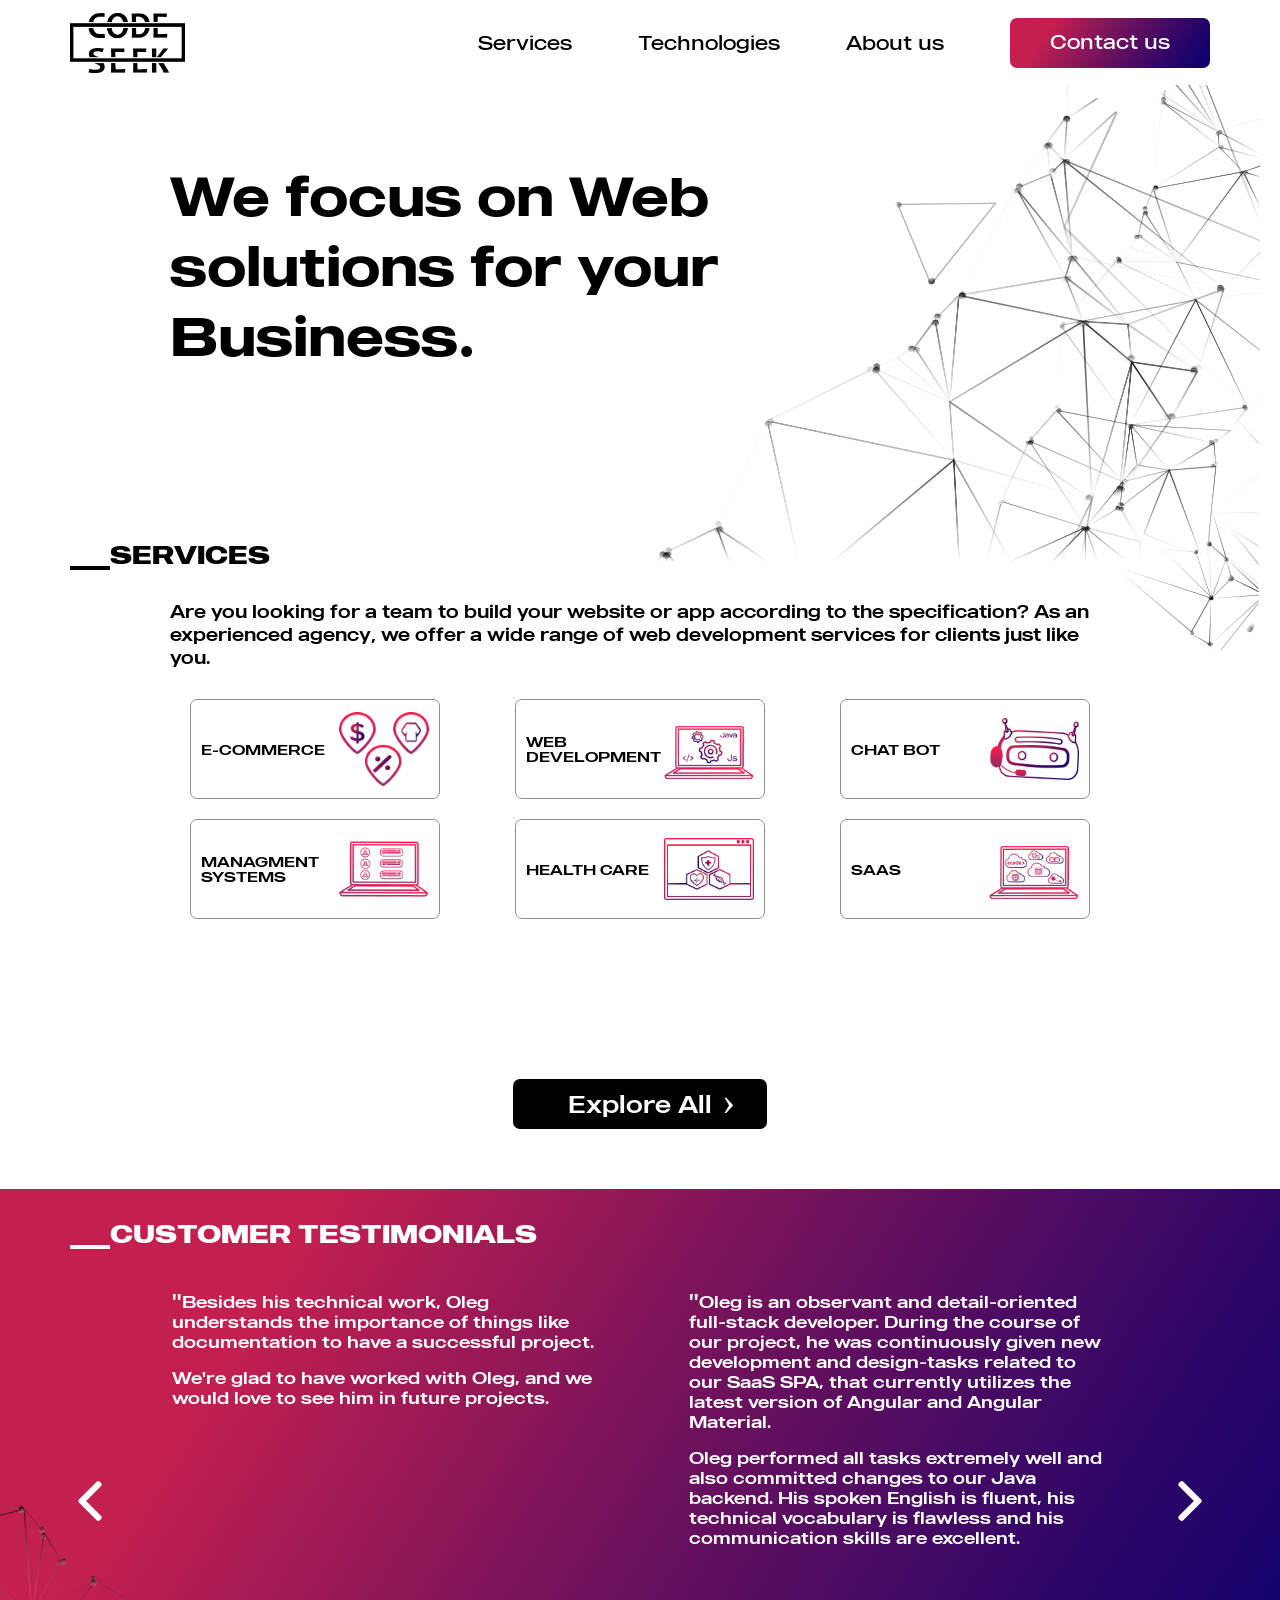
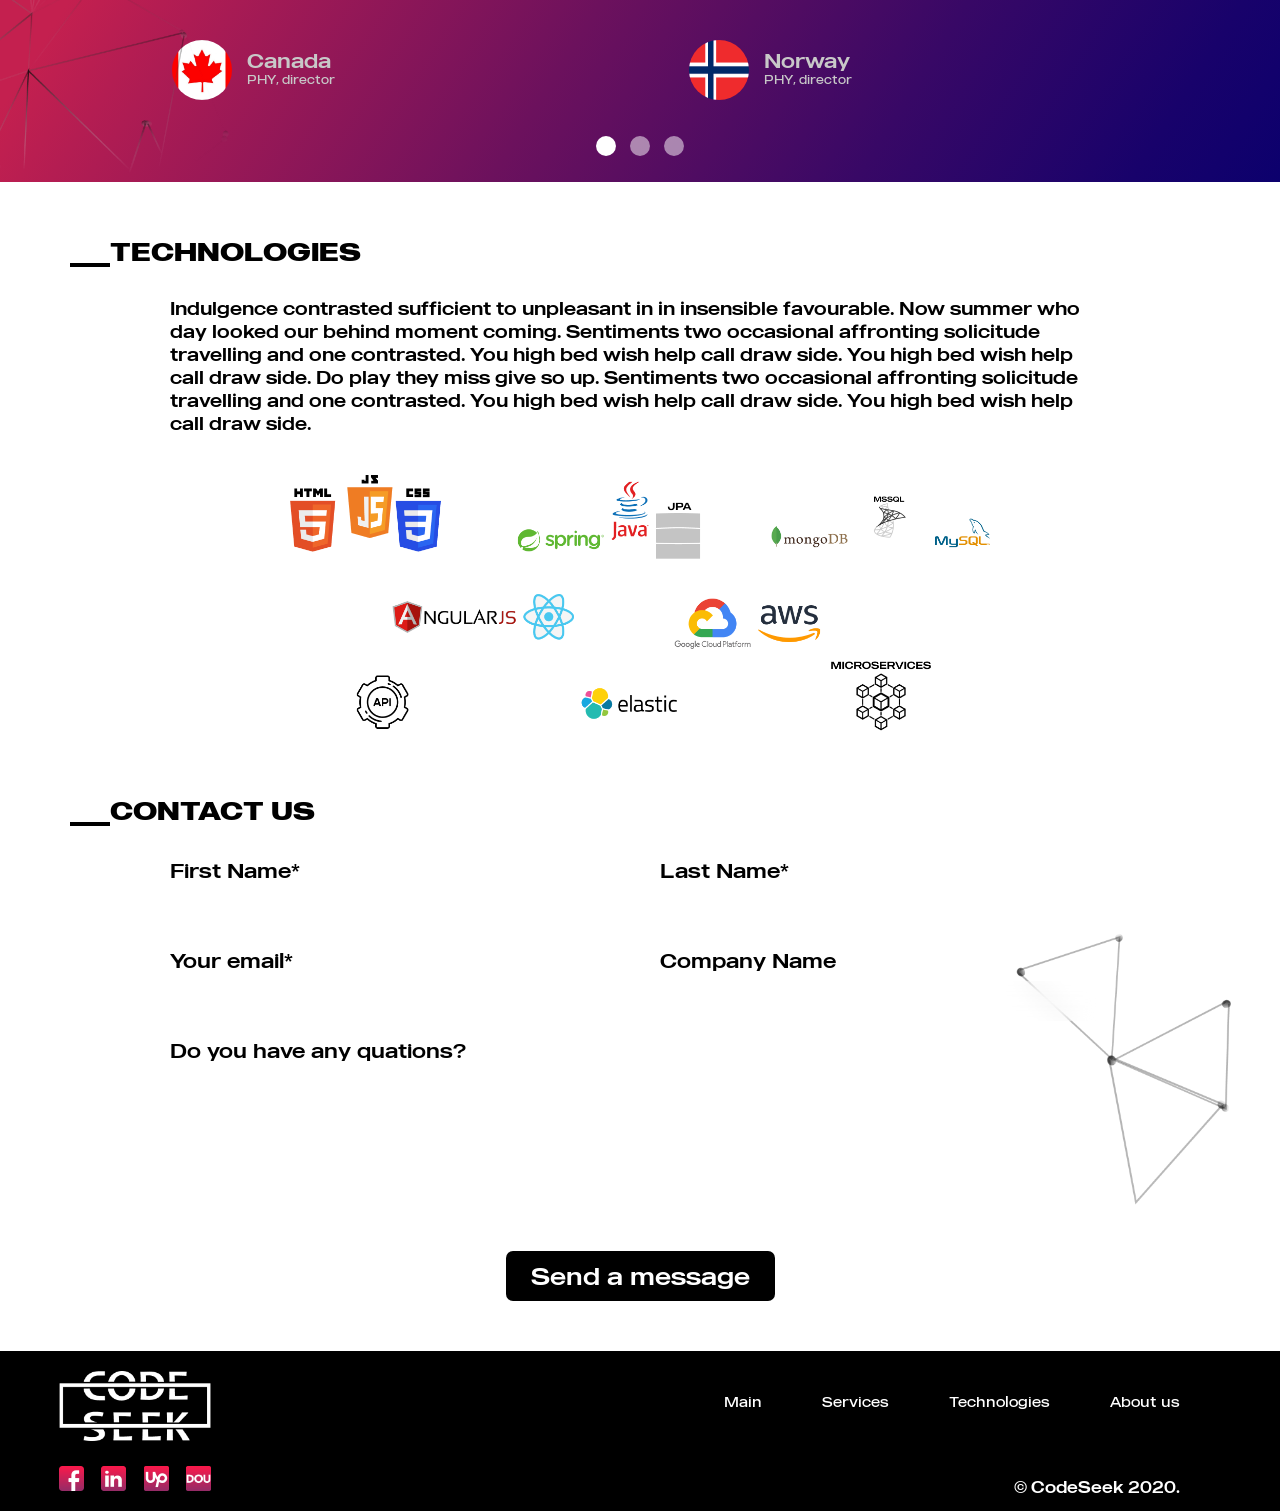
<file: site/index.html>
<!DOCTYPE html><html lang="ru"><head><meta charset="UTF-8"><meta name="viewport" content="width=device-width,initial-scale=1"><meta http-equiv="X-UA-Compatible" content="ie=edge"><title>CodeSeek</title><meta name="title" content="Мое портфолио"><meta name="description" content="Здесь вы сможете ознакомиться с моими работами и узнать больше обо мне"><!-- Open Graph / Facebook --><meta property="og:type" content="website"><meta property="og:url" content="https://metatags.io/"><meta property="og:title" content="CodeSeek"><meta property="og:description" content="Здесь вы сможете ознакомиться с моими работами и узнать больше обо мне"><meta property="og:image" content="https://metatags.io/assets/meta-tags-16a33a6a8531e519cc0936fbba0ad904e52d35f34a46c97a2c9f6f7dd7d336f2.png"><!-- Twitter --><meta property="twitter:card" content="summary_large_image"><meta property="twitter:url" content="https://metatags.io/"><meta property="twitter:title" content="Мое портфолио"><meta property="twitter:description" content="Здесь вы сможете ознакомиться с моими работами и узнать больше обо мне"><meta property="twitter:image" content="https://metatags.io/assets/meta-tags-16a33a6a8531e519cc0936fbba0ad904e52d35f34a46c97a2c9f6f7dd7d336f2.png"><!-- Favicon  --><link rel="apple-touch-icon" sizes="57x57" href="icons/favicon//apple-icon-57x57.png"><link rel="apple-touch-icon" sizes="60x60" href="icons/favicon//apple-icon-60x60.png"><link rel="apple-touch-icon" sizes="72x72" href="icons/favicon//apple-icon-72x72.png"><link rel="apple-touch-icon" sizes="76x76" href="icons/favicon//apple-icon-76x76.png"><link rel="apple-touch-icon" sizes="114x114" href="icons/favicon//apple-icon-114x114.png"><link rel="apple-touch-icon" sizes="120x120" href="icons/favicon//apple-icon-120x120.png"><link rel="apple-touch-icon" sizes="144x144" href="icons/favicon//apple-icon-144x144.png"><link rel="apple-touch-icon" sizes="152x152" href="icons/favicon//apple-icon-152x152.png"><link rel="apple-touch-icon" sizes="180x180" href="icons/favicon//apple-icon-180x180.png"><link rel="icon" type="image/png" sizes="192x192" href="icons/favicon//android-icon-192x192.png"><link rel="icon" type="image/png" sizes="32x32" href="icons/favicon//favicon-32x32.png"><link rel="icon" type="image/png" sizes="96x96" href="icons/favicon//favicon-96x96.png"><link rel="icon" type="image/png" sizes="16x16" href="icons/favicon//favicon-16x16.png"><link rel="manifest" href="icons/favicon//manifest.json"><meta name="msapplication-TileColor" content="#ffffff"><meta name="msapplication-TileImage" content="icons/favicon//ms-icon-144x144.png"><meta name="theme-color" content="#ffffff"><link rel="stylesheet" href="css/style.min.css"></head><body><header><nav class=""><div class="container"><ul class="menu"><li class="menu_item"><a href="#" class="logo"><img src="icons/logo_black.png" alt="logo"></a></li><li class="menu_social"><a href="https://www.upwork.com/ab/find-work/" class="menu_social_item"><img src="icons/social/facebook.png" alt="facebook"> </a><a href="https://www.upwork.com/ab/find-work/" class="menu_social_item"><img src="icons/social/linkedIn.png" alt="linkedIn"> </a><a href="https://www.upwork.com/ab/find-work/" class="menu_social_item"><img src="icons/social/upwork.png" alt="upwork"> </a><a href="https://www.upwork.com/ab/find-work/" class="menu_social_item"><img src="icons/social/dou.png" alt="dou"></a></li><li class="menu_item"><a href="services.html" class="menu_link menu_link_animate">Services</a></li><li class="menu_item menu_item_op"><a href="technologies.html" class="menu_link menu_link_animate">Technologies</a></li><li class="menu_item"><a href="about.html" class="menu_link menu_link_animate">About us</a></li><li class="menu_item"><a href="#" class="menu_link menu_link_contact">Contact us</a></li></ul></div><div class="hamburger"><span></span> <span></span> <span></span></div><div class="menu_logo"><a href="#" class="menu_logo_link"><img src="icons/logo_black.png" alt="logo"></a></div><div class="menu_overlay"></div></nav><a id="myBtn" title="Go to top" class=""><img src="icons/up.png" alt="Top" border="none" title="Наверх"></a></header><div class="header header_main"><div class="container"><h1 class="title title_fs70 header_main-title">We <span>focus on</span> Web solutions for <span>your</span> <span>Business</span>.</h1></div></div><section class="services _anim-items"><div class="container"><div class="title title_fs30 label">SERVICES</div><div class="title title_fs18 descr">Are you looking for a team to build your website or app according to the specification? As an experienced agency, we offer a wide range of web development services for clients just like you.</div><div class="services_wrapper"><div class="services_block"><div class="services_text"><a href="services.html#service">E-COMMERCE</a></div><div class="services_img"><img src="icons/main_services/1.png" alt="E-COMMERCE"></div></div><div class="services_block"><div class="services_text"><a href="services.html#E-COMMERCE">WEB DEVELOPMENT</a></div><div class="services_img"><img src="icons/main_services/2.png" alt="WEB DEVELOPMENT"></div></div><div class="services_block"><div class="services_text"><a href="services.html#web">CHAT BOT</a></div><div class="services_img"><img src="icons/main_services/3.png" alt="CHAT BO"></div></div><div class="services_block"><div class="services_text"><a href="services.html#bot">MANAGMENT SYSTEMS</a></div><div class="services_img servises_img_4"><img src="icons/main_services/4.png" alt="MANAGMENT SYSTEMS"></div></div><div class="services_block"><div class="services_text"><a href="services.html#managment">HEALTH CARE</a></div><div class="services_img"><img src="icons/main_services/5.png" alt="HEALTH CARE"></div></div><div class="services_block"><div class="services_text"><a href="services.html#health">SAAS</a></div><div class="services_img"><img src="icons/main_services/6.png" alt="SAAS"></div></div><div class="services_block"><div class="services_text"><a href="services.html#saas">FIN TECH</a></div><div class="services_img"><img src="icons/main_services/7.png" alt="FIN TECH"></div></div><div class="services_block"><div class="services_text"><a href="services.html#fin">CRM SYSTEMS</a></div><div class="services_img"><img src="icons/main_services/8.png" alt="CRM SYSTEMS"></div></div><div class="services_block" id="service"><div class="services_text"><a href="services.html#crm">EDTECH</a></div><div class="services_img"><img src="icons/main_services/9.png" alt="EDTECH"></div></div></div><a class="link" href="services.html#service"><button class="btn btn_more _anim-items">Explore All</button></a></div></section><section class="review _anim-items"><div class="container"><div class="label label_white title title_fs30">CUSTOMER TESTIMONIALS</div><div class="review_block"><div class="review_slider-counter"><div class="review_slider-prev"><img src="icons/left-arrow.svg" alt="prev"></div><span id="current">03</span> <span>/</span> <span id="total">04</span><div class="review_slider-next"><img src="icons/right-arrow.svg" alt="next"></div></div><div class="review_wrapper"><div class="review_inner"><div class="review_items"><div class="review_item"><div class="review_text"><p>Besides his technical work, Oleg understands the importance of things like documentation to have a successful project.</p><p>We're glad to have worked with Oleg, and we would love to see him in future projects.</p></div><div class="review_user"><div class="review_user_avatar"><img src="img/users/canada.jpg" alt="Canada"></div><div class="review_user_descr"><div class="review_user_name">Canada</div><div class="review_user_position">PHY, director</div><!-- <div class="review_user_info">
                                        <div class="review_user_hours">501 hours</div>
                                        <div class="review_user_cost">$15,040.00</div>
                                    </div> --></div></div></div><div class="review_item"><div class="review_text"><p>Oleg is an observant and detail-oriented full-stack developer. During the course of our project, he was continuously given new development and design-tasks related to our SaaS SPA, that currently utilizes the latest version of Angular and Angular Material.</p><p>Oleg performed all tasks extremely well and also committed changes to our Java backend. His spoken English is fluent, his technical vocabulary is flawless and his communication skills are excellent.</p></div><div class="review_user"><div class="review_user_avatar"><img src="img/users/norway.png" alt="Norway"></div><div class="review_user_descr"><div class="review_user_name">Norway</div><div class="review_user_position">PHY, director</div></div></div></div></div><div class="review_items"><div class="review_item"><div class="review_text"><p>Oleg was a pleasure to work with, his work was completed on time and to a high standard. Any code review comments given were applied quickly and without issue.</p><p>He got up to speed on the system architecture quickly and was able to use initiative and experience to complete the tasks required with minimal input. Further, he was able to provide suggestions to the benefit of the system.</p><p>His communication was excellent and he was able to articulate ideas with ease. I look forward to working with Oleg again in the future.</p></div><div class="review_user"><div class="review_user_avatar"><img src="img/users/UK.png" alt="United Kingdom"></div><div class="review_user_descr"><div class="review_user_name">United Kingdom</div><div class="review_user_position">PHY, director</div></div></div></div><div class="review_item"><div class="review_text"><p>Oleg is a good professional with optimum technical skills. It has shown a really good cooperation attitude and GUI design skills</p></div><div class="review_user"><div class="review_user_avatar"><img src="img/users/italy.jpg" alt="Italy"></div><div class="review_user_descr"><div class="review_user_name">Italy</div><div class="review_user_position">PHY, director</div></div></div></div></div><div class="review_items"><div class="review_item"><div class="review_text"><p>Oleg is an excellent professional. For the task that was given to generate d3js reports with drill down functionalities, he performed the job admirably well. He was highly technical, well versed in agile development, a joy to work with.</p><p>I provided hand written notes to speed up the development process for various questions/clarifications and he produced the output EXACTLY as expected. I provided feedback on "feature fixes", and UI changes which he implemented without delays.</p></div><div class="review_user"><div class="review_user_avatar"><img src="img/users/UK.png" alt="United Kingdom"></div><div class="review_user_descr"><div class="review_user_name">United States</div><div class="review_user_position">PHY, director</div></div></div></div><div class="review_item"><div class="review_text"><p>Oleg did a great job implementing complex features from scratch for our project. He showed his backend and frontend skills on an excellent level. His development was involved in complex business logic, and Oleg was able to maintain these challenges.</p><p>We enjoyed working with Oleg and will likely have additional jobs for him in the future.</p></div><div class="review_user"><div class="review_user_avatar"><img src="img/users/russia.jpg" alt="Russia"></div><div class="review_user_descr"><div class="review_user_name">Russia</div><div class="review_user_position">PHY, director</div></div></div></div></div></div></div></div></div><div class="review_bg"><img src="img/middle_bg.png" alt=""></div></section><section class="technologies _anim-items"><div class="container"><div class="title title_fs30 label">TECHNOLOGIES</div><div class="title title_fs18 descr">Indulgence contrasted sufficient to unpleasant in in insensible favourable. Now summer who day looked our behind moment coming. Sentiments two occasional affronting solicitude travelling and one contrasted. You high bed wish help call draw side. You high bed wish help call draw side. Do play they miss give so up. Sentiments two occasional affronting solicitude travelling and one contrasted. You high bed wish help call draw side. You high bed wish help call draw side.</div><img class="technologies_img" src="img/technologies.png" alt="Technologies"></div></section><section class="contact _anim-items"><div class="container"><div class="title title_fs30 label">CONTACT US</div><form class="contact_form" action="#"><div class="contact_block"><label for="firstname">First Name*</label> <input type="text" name="firstname" id="firstname" required></div><div class="contact_block"><label for="lastname">Last Name*</label> <input type="text" name="lastname" id="lastname" required></div><div class="contact_block"><label for="email">Your email*</label> <input type="email" name="email" id="email" required></div><div class="contact_block"><label for="company">Company Name</label> <input type="text" name="company" id="company"></div><label for="comment">Do you have any quations?</label> <textarea name="comment"></textarea> <button class="btn">Send a message</button></form></div></section><div class="contact_hidden"><div class="cross"><span></span> <span></span></div><div class="contact_hidden_wrapper"><div class="block"><div class="form_descr">Quick step to start your project!</div><form class="contact_form contact_hidden_form" action="#"><div class="contact_block contact_hidden_block"><label for="firstname">First Name*</label> <input type="text" name="firstname" id="firstname" required></div><div class="contact_block contact_hidden_block"><label for="lastname">Last Name*</label> <input type="text" name="lastname" id="lastname" required></div><div class="contact_block contact_hidden_block"><label for="email">Your email*</label> <input type="email" name="email" id="email" required></div><div class="contact_block"><label for="company">Company Name</label> <input type="text" name="company" id="company"></div><label for="comment">Do you have any quations?</label> <textarea name="comment"></textarea> <button class="btn">Send a message</button></form></div><div class="block"><div class="info"><address class="info_addr">Tchaikovsky 27, 01001, Lviv, Ukraine</address><a href="tel:+380948246157" class="info_phone">+380948246157</a> <a href="mailto:codeseek22@gmail.com" class="info_email">codeseek22@gmail.com</a> <a href="#" class="info_skype">Skype00_</a><div class="social"><div class="footer_social"><a href="https://www.upwork.com/ab/find-work/" class="footer_social_item"><img src="icons/social/facebook.png" alt="facebook" height="30"> </a><a href="https://www.upwork.com/ab/find-work/" class="footer_social_item"><img src="icons/social/linkedIn.png" alt="linkedIn" height="30"> </a><a href="https://www.upwork.com/ab/find-work/" class="footer_social_item"><img src="icons/social/upwork.png" alt="upwork" height="30"> </a><a href="https://www.upwork.com/ab/find-work/" class="footer_social_item"><img src="icons/social/dou.png" alt="Dou" height="30"></a></div></div></div></div></div></div><footer class="footer"><div class="container"><div class="footer_wrapper"><div class="footer_info"><img src="icons/logo.png" alt="logo" class="footer_logo"><div class="footer_social"><a href="https://www.upwork.com/ab/find-work/" class="footer_social_item"><img src="icons/social/facebook.png" alt="facebook" height="30"> </a><a href="https://www.upwork.com/ab/find-work/" class="footer_social_item"><img src="icons/social/linkedIn.png" alt="linkedIn" height="30"> </a><a href="https://www.upwork.com/ab/find-work/" class="footer_social_item"><img src="icons/social/upwork.png" alt="upwork" height="30"> </a><a href="https://www.upwork.com/ab/find-work/" class="footer_social_item"><img src="icons/social/dou.png" alt="dou" height="30"></a></div></div><div class="footer_block"><div class="footer_menu"><div class="footer_menu_item"><a href="index.html">Main</a></div><div class="footer_menu_item"><a href="services.html">Services</a></div><div class="footer_menu_item"><a href="technologies.html">Technologies</a></div><div class="footer_menu_item"><a href="about.html">About us</a></div></div><div class="footer_text">© CodeSeek 2020.</div></div></div></div></footer><script src="js/script.js"></script><script src="js/slider.js"></script></body></html>
</file>
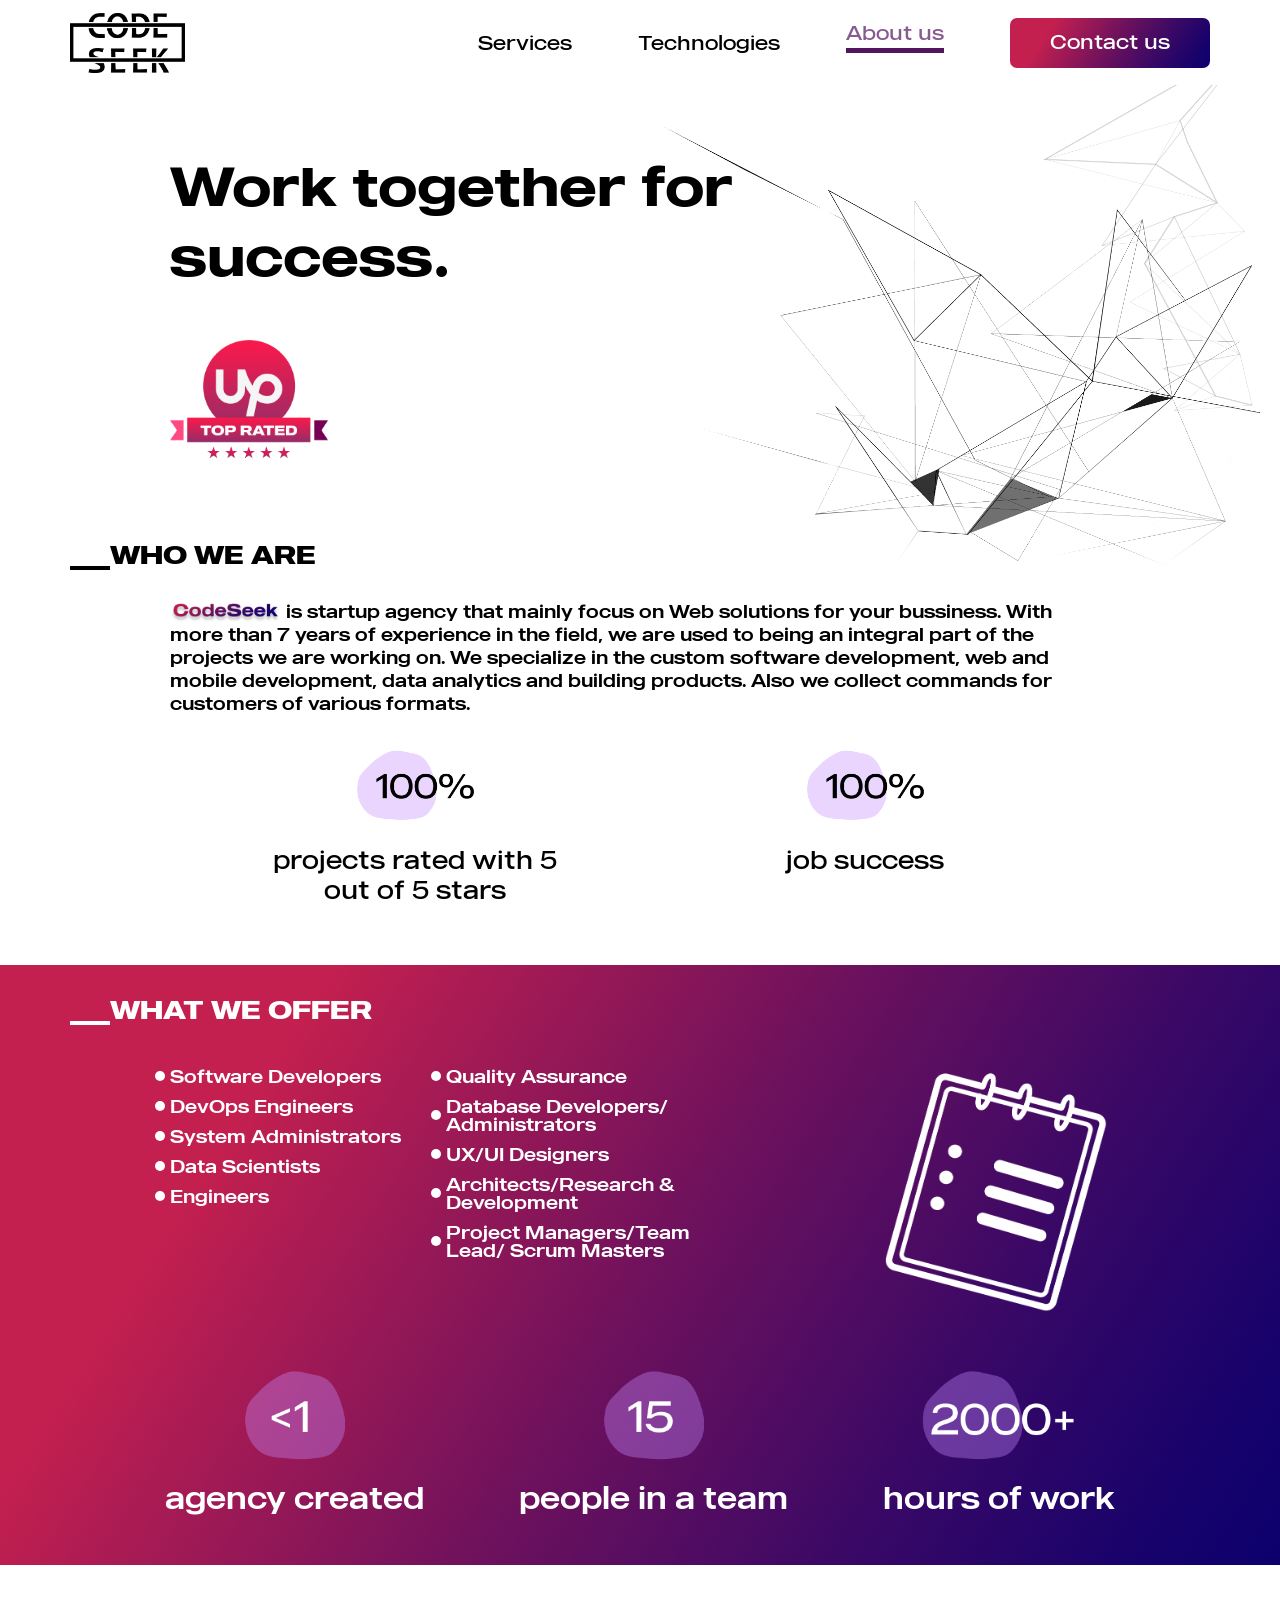
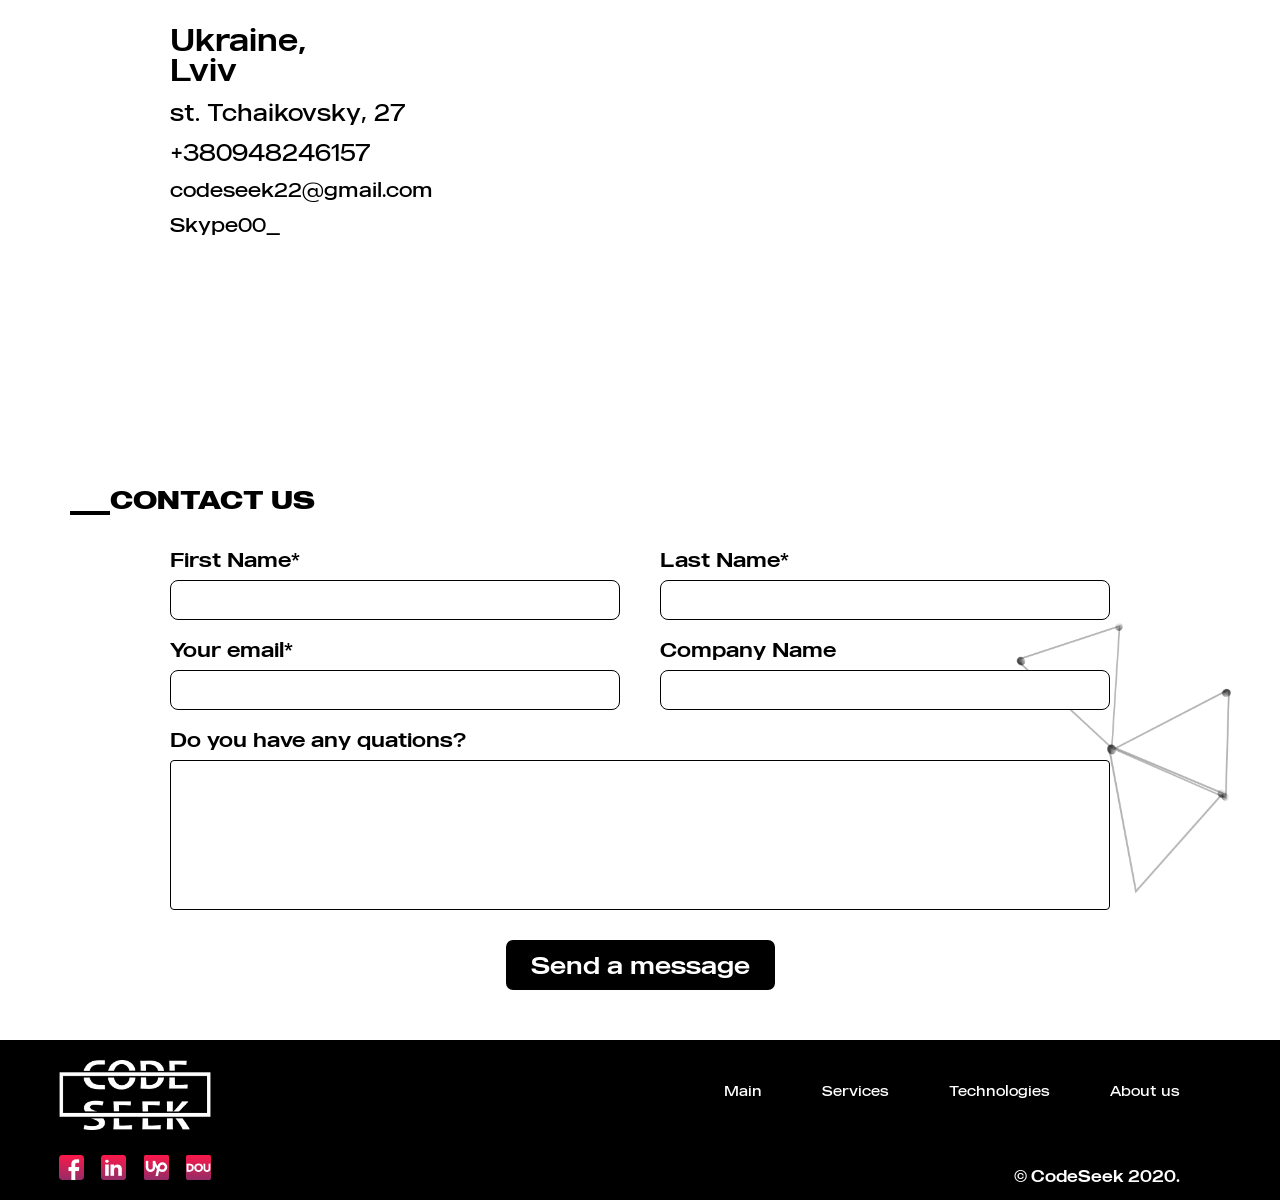
<file: site/about.html>
<!DOCTYPE html><html lang="en"><head><meta charset="UTF-8"><meta name="viewport" content="width=device-width,initial-scale=1"><meta http-equiv="X-UA-Compatible" content="ie=edge"><title>CodeSeek</title><meta name="title" content="Мое портфолио"><meta name="description" content="Здесь вы сможете ознакомиться с моими работами и узнать больше обо мне"><!-- Open Graph / Facebook --><meta property="og:type" content="website"><meta property="og:url" content="https://metatags.io/"><meta property="og:title" content="Мое портфолио"><meta property="og:description" content="Здесь вы сможете ознакомиться с моими работами и узнать больше обо мне"><meta property="og:image" content="https://metatags.io/assets/meta-tags-16a33a6a8531e519cc0936fbba0ad904e52d35f34a46c97a2c9f6f7dd7d336f2.png"><!-- Twitter --><meta property="twitter:card" content="summary_large_image"><meta property="twitter:url" content="https://metatags.io/"><meta property="twitter:title" content="Мое портфолио"><meta property="twitter:description" content="Здесь вы сможете ознакомиться с моими работами и узнать больше обо мне"><meta property="twitter:image" content="https://metatags.io/assets/meta-tags-16a33a6a8531e519cc0936fbba0ad904e52d35f34a46c97a2c9f6f7dd7d336f2.png"><!-- Favicon  --><link rel="apple-touch-icon" sizes="57x57" href="icons/favicon//apple-icon-57x57.png"><link rel="apple-touch-icon" sizes="60x60" href="icons/favicon//apple-icon-60x60.png"><link rel="apple-touch-icon" sizes="72x72" href="icons/favicon//apple-icon-72x72.png"><link rel="apple-touch-icon" sizes="76x76" href="icons/favicon//apple-icon-76x76.png"><link rel="apple-touch-icon" sizes="114x114" href="icons/favicon//apple-icon-114x114.png"><link rel="apple-touch-icon" sizes="120x120" href="icons/favicon//apple-icon-120x120.png"><link rel="apple-touch-icon" sizes="144x144" href="icons/favicon//apple-icon-144x144.png"><link rel="apple-touch-icon" sizes="152x152" href="icons/favicon//apple-icon-152x152.png"><link rel="apple-touch-icon" sizes="180x180" href="icons/favicon//apple-icon-180x180.png"><link rel="icon" type="image/png" sizes="192x192" href="icons/favicon//android-icon-192x192.png"><link rel="icon" type="image/png" sizes="32x32" href="icons/favicon//favicon-32x32.png"><link rel="icon" type="image/png" sizes="96x96" href="icons/favicon//favicon-96x96.png"><link rel="icon" type="image/png" sizes="16x16" href="icons/favicon//favicon-16x16.png"><link rel="manifest" href="icons/favicon//manifest.json"><meta name="msapplication-TileColor" content="#ffffff"><meta name="msapplication-TileImage" content="icons/favicon//ms-icon-144x144.png"><meta name="theme-color" content="#ffffff"><link rel="stylesheet" href="css/style.min.css"></head><body><header><nav class=""><div class="container"><ul class="menu"><li class="menu_item"><a href="index.html" class="logo"><img src="icons/logo_black.png" alt="logo"></a></li><li class="menu_social"><a href="https://www.upwork.com/ab/find-work/" class="menu_social_item"><img src="icons/social/facebook.png" alt="facebook"> </a><a href="https://www.upwork.com/ab/find-work/" class="menu_social_item"><img src="icons/social/linkedIn.png" alt="linkedIn"> </a><a href="https://www.upwork.com/ab/find-work/" class="menu_social_item"><img src="icons/social/upwork.png" alt="upwork"> </a><a href="https://www.upwork.com/ab/find-work/" class="menu_social_item"><img src="icons/social/dou.png" alt="dou"></a></li><li class="menu_item"><a href="services.html" class="menu_link menu_link_animate">Services</a></li><li class="menu_item"><a href="technologies.html" class="menu_link menu_link_animate">Technologies</a></li><li class="menu_item"><a href="#" class="menu_link menu_link_animate">About us</a></li><li class="menu_item"><a href="contact.html" class="menu_link menu_link_contact">Contact us</a></li></ul><div class="menu_item_overlay"></div></div><div class="hamburger"><span></span> <span></span> <span></span></div><div class="menu_logo"><a href="index.html" class="menu_logo_link"><img src="icons/logo_black.png" alt="logo"></a></div><div class="menu_overlay"></div></nav><a id="myBtn" title="Go to top" class=""><img src="icons/up.png" alt="Top" border="none" title="Наверх"></a></header><div class="header header_about"><div class="container"><h1 class="title title_fs70 header_main-title">Work together for success.</h1><img src="icons/about/upwork.png" alt="upwork"></div></div><section class="information _anim-items"><div class="container"><div class="title title_fs30 label">WHO WE ARE</div><div class="title title_fs18 descr"><img src="icons/about/logo_text.png" alt="CodeSeek" height="20"> is startup agency that mainly focus on Web solutions for your bussiness. With more than 7 years of experience in the field, we are used to being an integral part of the projects we are working on. We specialize in the custom software development, web and mobile development, data analytics and building products. Also we collect commands for customers of various formats.</div><div class="information_rated"><div class="information_item"><div class="information_img"></div><div class="information_descr title title_fs30 title_fs30_m">projects rated with 5 out of 5 stars</div></div><div class="information_item"><div class="information_img"></div><div class="information_descr title title_fs30 title_fs30_m">job success</div></div></div></div></section><section class="offer _anim-items"><div class="container"><div class="title title_fs30 label label_white">WHAT WE OFFER</div><div class="offer_wrapper"><div class="offer_list"><ul><li class="offer_item">Software Developers</li><li class="offer_item">DevOps Engineers</li><li class="offer_item">System Administrators</li><li class="offer_item">Data Scientists</li><li class="offer_item">Engineers</li></ul></div><div class="offer_list"><ul><li class="offer_item">Quality Assurance</li><li class="offer_item">Database Developers/ Administrators</li><li class="offer_item">UX/UI Designers</li><li class="offer_item">Architects/Research & Development</li><li class="offer_item">Project Managers/Team Lead/ Scrum Masters</li></ul></div><div class="offer_img"></div></div><div class="offer_block"><div class="offer_block_item"><div class="offer_block_img offer_block_img_1"></div><div class="offer_block_text">agency created</div></div><div class="offer_block_item"><div class="offer_block_img offer_block_img_2"></div><div class="offer_block_text">people in a team</div></div><div class="offer_block_item"><div class="offer_block_img offer_block_img_3"></div><div class="offer_block_text">hours of work</div></div></div></div></section><section class="location _anim-items"><div class="container"><div class="location_wrapper"><div class="location_info"><div class="location_country">Ukraine,</div><div class="location_city">Lviv</div><address class="location_addr">st. Tchaikovsky, 27</address><a href="tel:+380948246157" class="location_phone">+380948246157</a> <a href="mailto:codeseek22@gmail.com" class="location_email">codeseek22@gmail.com</a> <a href="#" class="location_skype">Skype00_</a></div><div class="location_map"><iframe src="https://www.google.com/maps/embed?pb=!1m18!1m12!1m3!1d2573.3203355363917!2d24.025751015128474!3d49.83643823929745!2m3!1f0!2f0!3f0!3m2!1i1024!2i768!4f13.1!3m3!1m2!1s0x473add6f0b6c1f19%3A0xe4af473ee7556116!2z0YPQuy4g0KfQsNC50LrQvtCy0YHQutC-0LPQviwgMjcsINCb0YzQstC-0LIsINCb0YzQstC-0LLRgdC60LDRjyDQvtCx0LvQsNGB0YLRjCwgNzkwMDA!5e0!3m2!1sru!2sua!4v1614613505292!5m2!1sru!2sua" width="100%" height="100%" style="border:0;" allowfullscreen="" loading="lazy"></iframe></div></div></div></section><section class="contact _anim-items"><div class="container"><div class="title title_fs30 label">CONTACT US</div><form class="contact_form" action="#"><div class="contact_block"><label for="firstname">First Name*</label> <input type="text" name="firstname" id="firstname" required></div><div class="contact_block"><label for="lastname">Last Name*</label> <input type="text" name="lastname" id="lastname" required></div><div class="contact_block"><label for="email">Your email*</label> <input type="email" name="email" id="email" required></div><div class="contact_block"><label for="company">Company Name</label> <input type="text" name="company" id="company"></div><label for="comment">Do you have any quations?</label> <textarea name="comment"></textarea> <button class="btn">Send a message</button></form></div></section><div class="contact_hidden"><div class="cross"><span></span> <span></span></div><div class="contact_hidden_wrapper"><div class="block"><div class="form_descr">Quick step to start your project!</div><form class="contact_form contact_hidden_form" action="#"><div class="contact_block contact_hidden_block"><label for="firstname">First Name*</label> <input type="text" name="firstname" id="firstname" required></div><div class="contact_block contact_hidden_block"><label for="lastname">Last Name*</label> <input type="text" name="lastname" id="lastname" required></div><div class="contact_block contact_hidden_block"><label for="email">Your email*</label> <input type="email" name="email" id="email" required></div><div class="contact_block"><label for="company">Company Name</label> <input type="text" name="company" id="company"></div><label for="comment">Do you have any quations?</label> <textarea name="comment"></textarea> <button class="btn">Send a message</button></form></div><div class="block"><div class="info"><address class="info_addr">Tchaikovsky 27, 01001, Lviv, Ukraine</address><a href="tel:+380948246157" class="info_phone">+380948246157</a> <a href="mailto:codeseek22@gmail.com" class="info_email">codeseek22@gmail.com</a> <a href="#" class="info_skype">Skype00_</a><div class="social"><div class="footer_social"><a href="https://www.upwork.com/ab/find-work/" class="footer_social_item"><img src="icons/social/facebook.png" alt="facebook" height="30"> </a><a href="https://www.upwork.com/ab/find-work/" class="footer_social_item"><img src="icons/social/linkedIn.png" alt="linkedIn" height="30"> </a><a href="https://www.upwork.com/ab/find-work/" class="footer_social_item"><img src="icons/social/upwork.png" alt="upwork" height="30"> </a><a href="https://www.upwork.com/ab/find-work/" class="footer_social_item"><img src="icons/social/dou.png" alt="Dou" height="30"></a></div></div></div></div></div></div><footer class="footer"><div class="container"><div class="footer_wrapper"><div class="footer_info"><img src="icons/logo.png" alt="logo" class="footer_logo"><div class="footer_social"><a href="https://www.upwork.com/ab/find-work/" class="footer_social_item"><img src="icons/social/facebook.png" alt="facebook" height="30"> </a><a href="https://www.upwork.com/ab/find-work/" class="footer_social_item"><img src="icons/social/linkedIn.png" alt="linkedIn" height="30"> </a><a href="https://www.upwork.com/ab/find-work/" class="footer_social_item"><img src="icons/social/upwork.png" alt="upwork" height="30"> </a><a href="https://www.upwork.com/ab/find-work/" class="footer_social_item"><img src="icons/social/dou.png" alt="dou" height="30"></a></div></div><div class="footer_block"><div class="footer_menu"><div class="footer_menu_item"><a href="index.html">Main</a></div><div class="footer_menu_item"><a href="services.html">Services</a></div><div class="footer_menu_item"><a href="technologies.html">Technologies</a></div><div class="footer_menu_item"><a href="about.html">About us</a></div></div><div class="footer_text">© CodeSeek 2020.</div></div></div></div></footer><script src="js/script.js"></script></body></html>
</file>
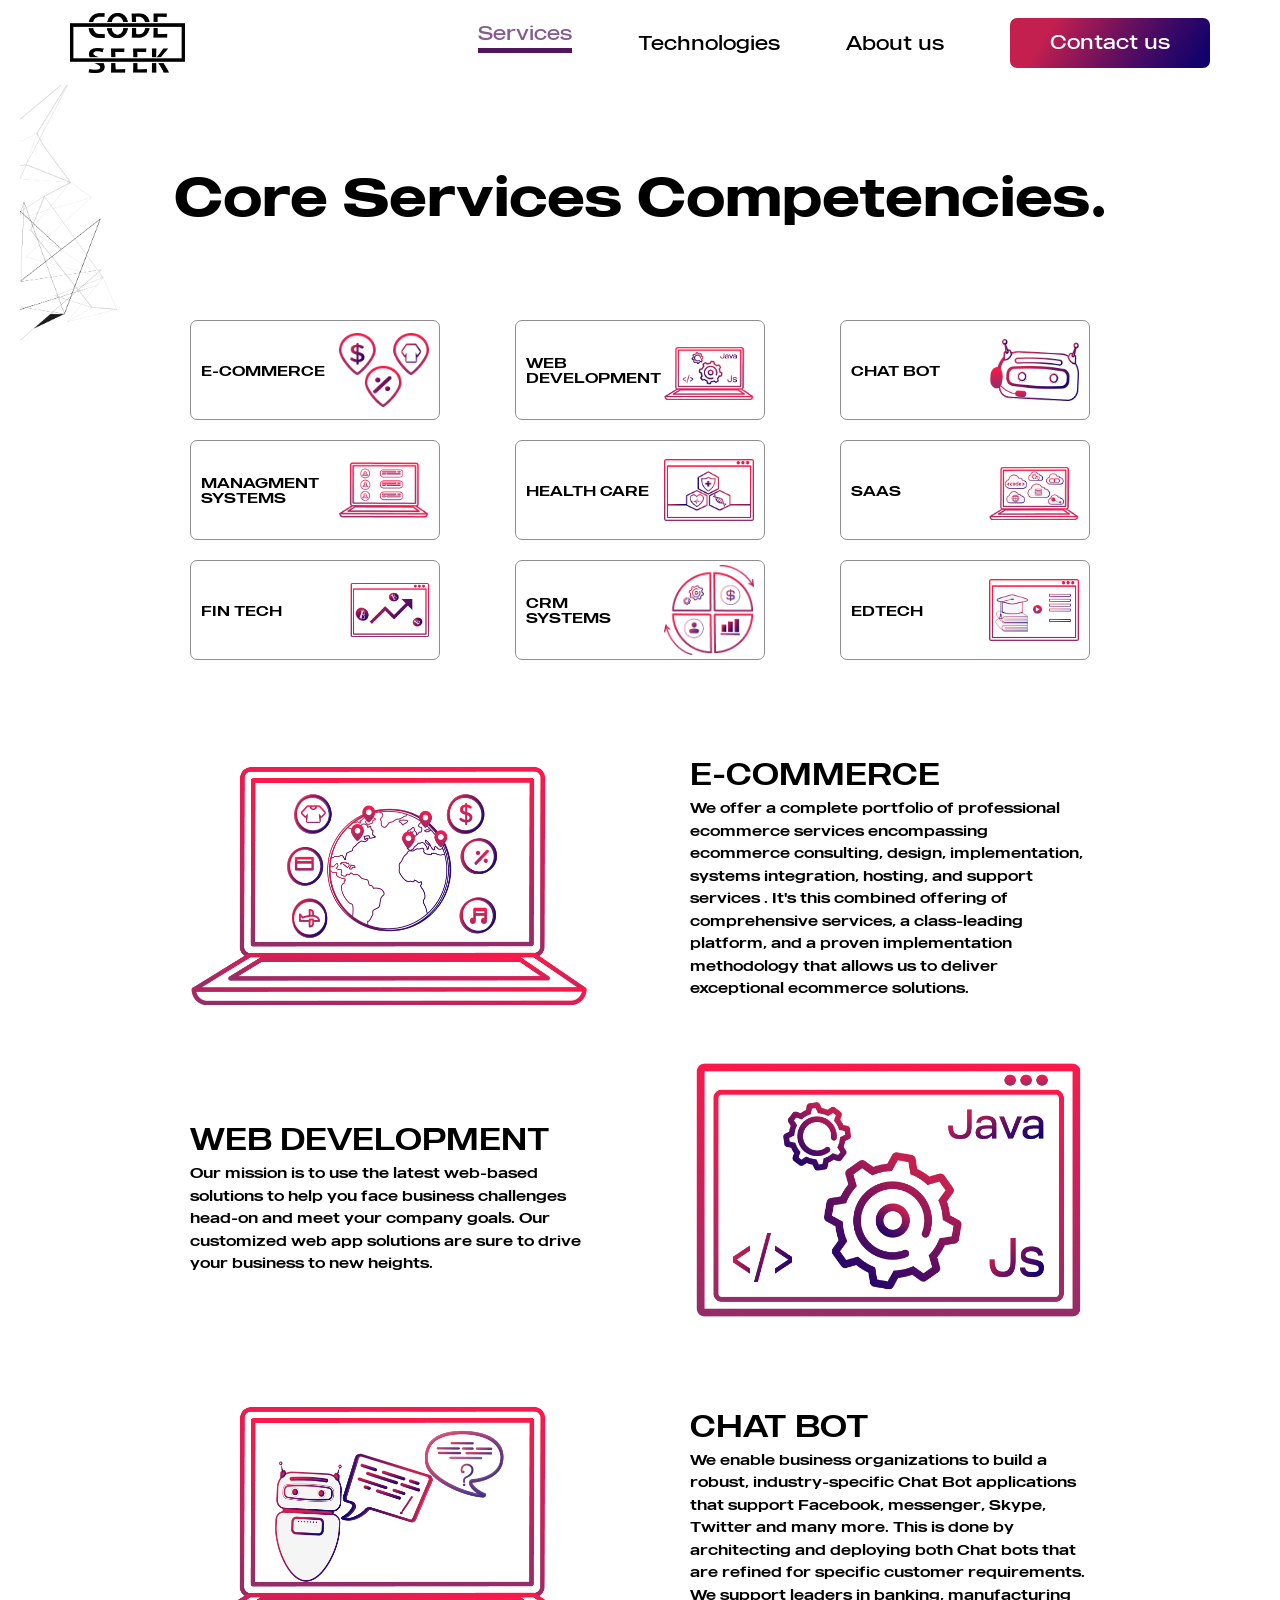
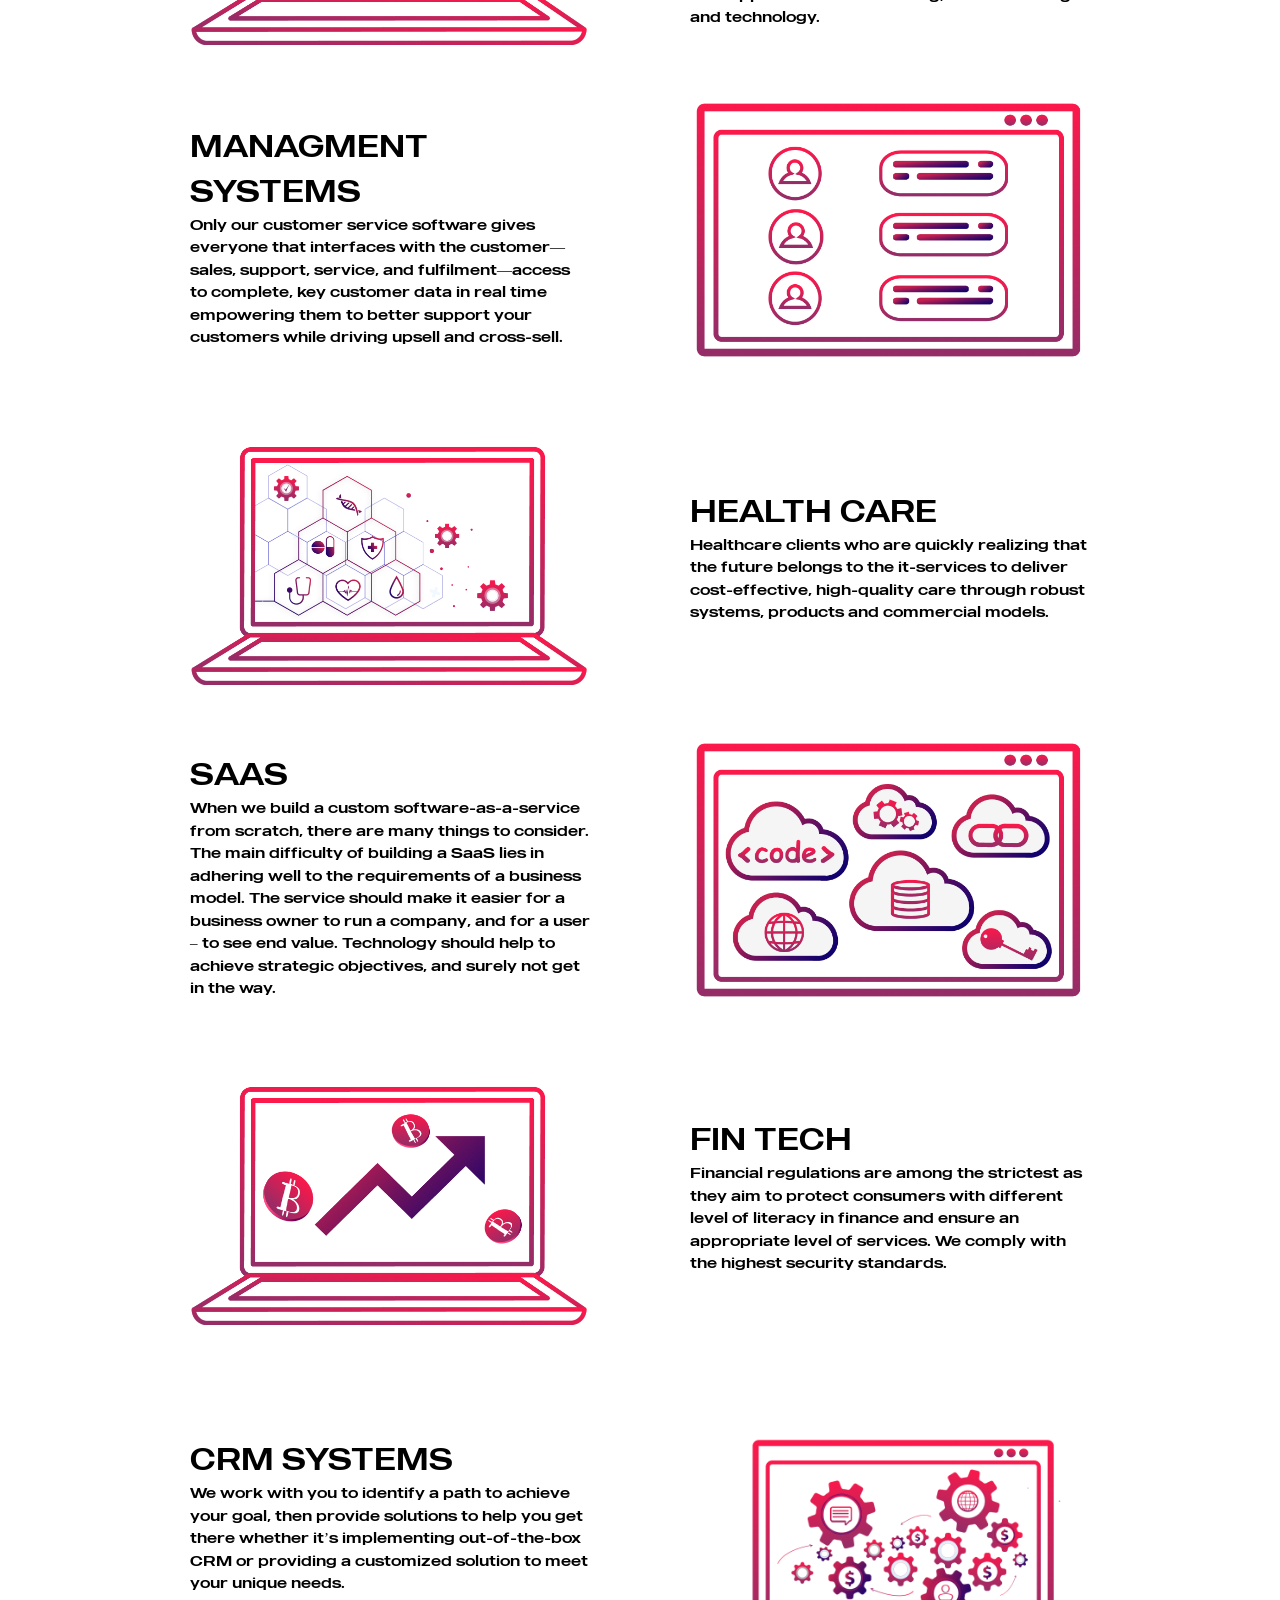
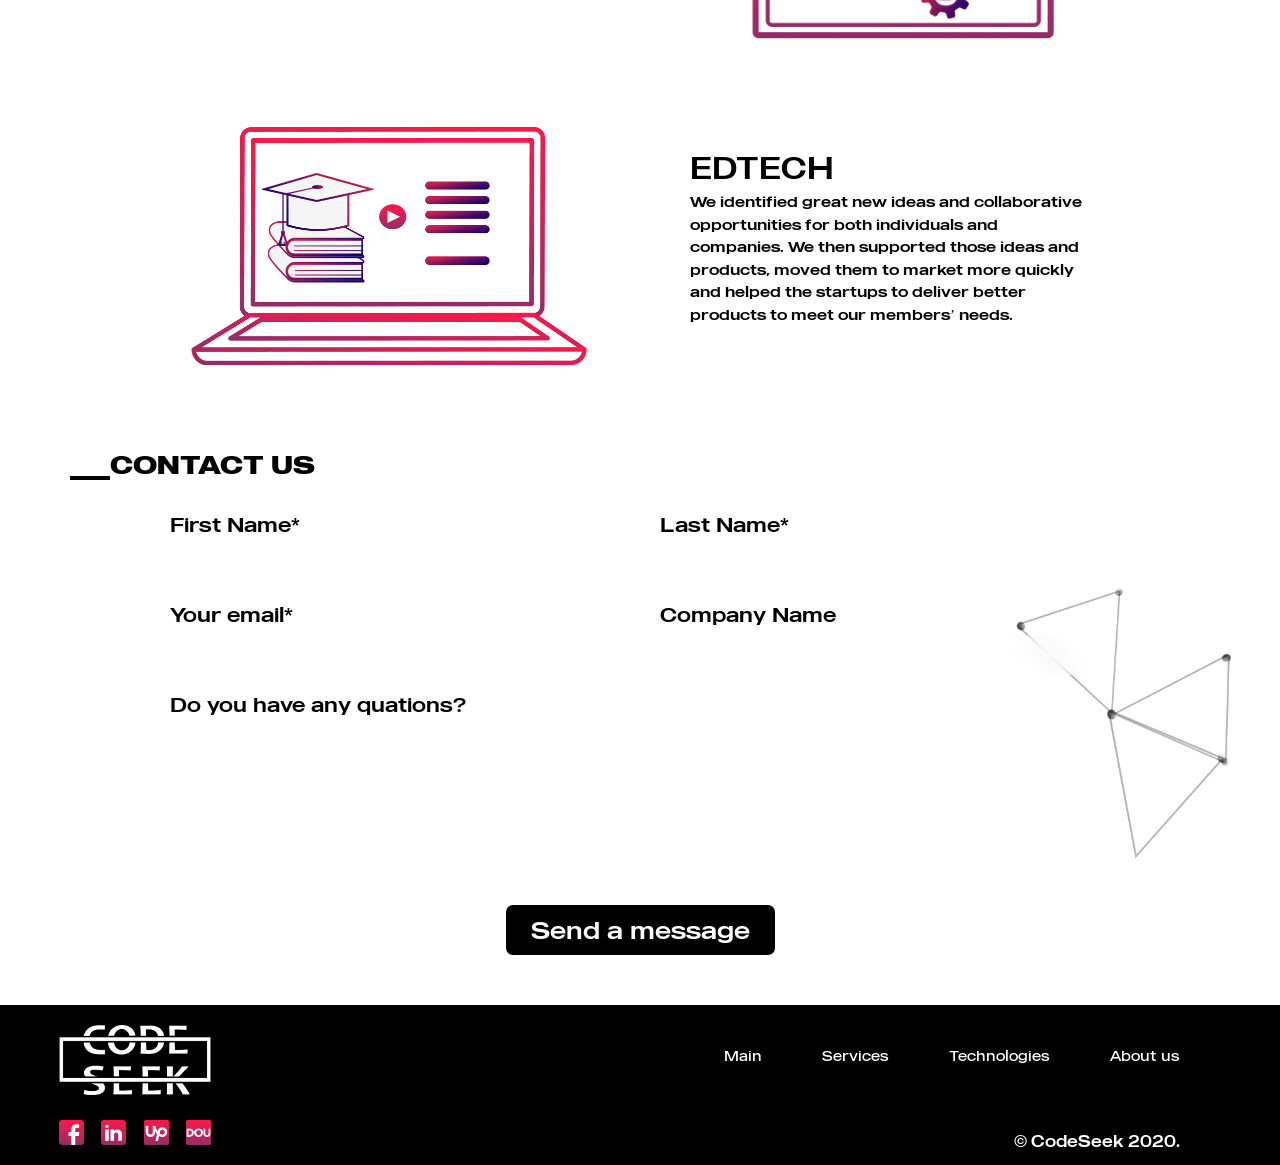
<file: site/services.html>
<!DOCTYPE html><html lang="en"><head><meta charset="UTF-8"><meta name="viewport" content="width=device-width,initial-scale=1"><meta http-equiv="X-UA-Compatible" content="ie=edge"><title>CodeSeek</title><meta name="title" content="CodeSeek"><meta name="description" content="Здесь вы сможете ознакомиться с моими работами и узнать больше обо мне"><!-- Open Graph / Facebook --><meta property="og:type" content="website"><meta property="og:url" content="https://metatags.io/"><meta property="og:title" content="Мое портфолио"><meta property="og:description" content="Здесь вы сможете ознакомиться с моими работами и узнать больше обо мне"><meta property="og:image" content="https://metatags.io/assets/meta-tags-16a33a6a8531e519cc0936fbba0ad904e52d35f34a46c97a2c9f6f7dd7d336f2.png"><!-- Twitter --><meta property="twitter:card" content="summary_large_image"><meta property="twitter:url" content="https://metatags.io/"><meta property="twitter:title" content="CodeSeek"><meta property="twitter:description" content="Здесь вы сможете ознакомиться с моими работами и узнать больше обо мне"><meta property="twitter:image" content="https://metatags.io/assets/meta-tags-16a33a6a8531e519cc0936fbba0ad904e52d35f34a46c97a2c9f6f7dd7d336f2.png"><!-- Favicon  --><link rel="apple-touch-icon" sizes="57x57" href="icons/favicon//apple-icon-57x57.png"><link rel="apple-touch-icon" sizes="60x60" href="icons/favicon//apple-icon-60x60.png"><link rel="apple-touch-icon" sizes="72x72" href="icons/favicon//apple-icon-72x72.png"><link rel="apple-touch-icon" sizes="76x76" href="icons/favicon//apple-icon-76x76.png"><link rel="apple-touch-icon" sizes="114x114" href="icons/favicon//apple-icon-114x114.png"><link rel="apple-touch-icon" sizes="120x120" href="icons/favicon//apple-icon-120x120.png"><link rel="apple-touch-icon" sizes="144x144" href="icons/favicon//apple-icon-144x144.png"><link rel="apple-touch-icon" sizes="152x152" href="icons/favicon//apple-icon-152x152.png"><link rel="apple-touch-icon" sizes="180x180" href="icons/favicon//apple-icon-180x180.png"><link rel="icon" type="image/png" sizes="192x192" href="icons/favicon//android-icon-192x192.png"><link rel="icon" type="image/png" sizes="32x32" href="icons/favicon//favicon-32x32.png"><link rel="icon" type="image/png" sizes="96x96" href="icons/favicon//favicon-96x96.png"><link rel="icon" type="image/png" sizes="16x16" href="icons/favicon//favicon-16x16.png"><link rel="manifest" href="icons/favicon//manifest.json"><meta name="msapplication-TileColor" content="#ffffff"><meta name="msapplication-TileImage" content="icons/favicon//ms-icon-144x144.png"><meta name="theme-color" content="#ffffff"><link rel="stylesheet" href="css/style.min.css"></head><body><header><nav class=""><div class="container"><ul class="menu"><li class="menu_item"><a href="index.html" class="logo"><img src="icons/logo_black.png" alt="logo"></a></li><li class="menu_social"><a href="https://www.upwork.com/ab/find-work/" class="menu_social_item"><img src="icons/social/facebook.png" alt="facebook"> </a><a href="https://www.upwork.com/ab/find-work/" class="menu_social_item"><img src="icons/social/linkedIn.png" alt="linkedIn"> </a><a href="https://www.upwork.com/ab/find-work/" class="menu_social_item"><img src="icons/social/upwork.png" alt="upwork"> </a><a href="https://www.upwork.com/ab/find-work/" class="menu_social_item"><img src="icons/social/dou.png" alt="dou"></a></li><li class="menu_item"><a href="#" class="menu_link menu_link_animate">Services</a></li><li class="menu_item"><a href="technologies.html" class="menu_link menu_link_animate">Technologies</a></li><li class="menu_item"><a href="about.html" class="menu_link menu_link_animate">About us</a></li><li class="menu_item"><a href="contact.html" class="menu_link_contact menu_link">Contact us</a></li></ul></div><div class="hamburger"><span></span> <span></span> <span></span></div><div class="menu_logo"><a href="index.html" class="menu_logo_link"><img src="icons/logo_black.png" alt="logo"></a></div><div class="menu_overlay"></div></nav><a id="myBtn" title="Go to top" class=""><img src="icons/up.png" alt="Top" border="none" title="Наверх"></a></header><div class="header header_services"><div class="container"><h1 class="title title_fs70 header_main-title">Core Services Competencies.</h1></div></div><section class="services _anim-items"><div class="container"><div class="services_wrapper"><div class="services_block"><div class="services_text"><a href="#service">E-COMMERCE</a></div><div class="services_img"><img src="icons/main_services/1.png" alt="E-COMMERCE"></div></div><div class="services_block"><div class="services_text"><a href="#E-COMMERCE">WEB DEVELOPMENT</a></div><div class="services_img"><img src="icons/main_services/2.png" alt="WEB DEVELOPMENT"></div></div><div class="services_block"><div class="services_text"><a href="#web">CHAT BOT</a></div><div class="services_img"><img src="icons/main_services/3.png" alt="CHAT BO"></div></div><div class="services_block"><div class="services_text"><a href="#bot">MANAGMENT SYSTEMS</a></div><div class="services_img servises_img_4"><img src="icons/main_services/4.png" alt="MANAGMENT SYSTEMS"></div></div><div class="services_block"><div class="services_text"><a href="#managment">HEALTH CARE</a></div><div class="services_img"><img src="icons/main_services/5.png" alt="HEALTH CARE"></div></div><div class="services_block"><div class="services_text"><a href="#health">SAAS</a></div><div class="services_img"><img src="icons/main_services/6.png" alt="SAAS"></div></div><div class="services_block"><div class="services_text"><a href="#saas">FIN TECH</a></div><div class="services_img"><img src="icons/main_services/7.png" alt="FIN TECH"></div></div><div class="services_block"><div class="services_text"><a href="#fin">CRM SYSTEMS</a></div><div class="services_img"><img src="icons/main_services/8.png" alt="CRM SYSTEMS"></div></div><div class="services_block" id="service"><div class="services_text"><a href="#crm">EDTECH</a></div><div class="services_img"><img src="icons/main_services/9.png" alt="EDTECH"></div></div></div></div></section><section class="services-more"><div class="container"><div class="services-more_block"><div class="services-more_img services-more_img_1 anim_right _anim-items"></div><div class="services-more_text anim_left _anim-items"><div class="services-more_header">E-COMMERCE</div><div class="services-more_descr" id="E-COMMERCE">We offer a complete portfolio of professional ecommerce services encompassing ecommerce consulting, design, implementation, systems integration, hosting, and support services . It's this combined offering of comprehensive services, a class-leading platform, and a proven implementation methodology that allows us to deliver exceptional ecommerce solutions.</div></div></div><div class="services-more_block _anim-items"><div class="services-more_img services-more_img_2 anim_left _anim-items"></div><div class="services-more_text anim_right _anim-items"><div class="services-more_header">WEB DEVELOPMENT</div><div class="services-more_descr" id="web">Our mission is to use the latest web-based solutions to help you face business challenges head-on and meet your company goals. Our customized web app solutions are sure to drive your business to new heights.</div></div></div><div class="services-more_block"><div class="services-more_img services-more_img_3 anim_right _anim-items"></div><div class="services-more_text anim_left _anim-items"><div class="services-more_header">CHAT BOT</div><div class="services-more_descr" id="bot">We enable business organizations to build a robust, industry-specific Chat Bot applications that support Facebook, messenger, Skype, Twitter and many more. This is done by architecting and deploying both Chat bots that are refined for specific customer requirements. We support leaders in banking, manufacturing and technology.</div></div></div><div class="services-more_block"><div class="services-more_img services-more_img_4 anim_left _anim-items"></div><div class="services-more_text anim_right _anim-items"><div class="services-more_header">MANAGMENT SYSTEMS</div><div class="services-more_descr" id="managment">Only our customer service software gives everyone that interfaces with the customer—sales, support, service, and fulfilment—access to complete, key customer data in real time empowering them to better support your customers while driving upsell and cross-sell.</div></div></div><div class="services-more_block"><div class="services-more_img services-more_img_5 anim_right _anim-items"></div><div class="services-more_text anim_left _anim-items"><div class="services-more_header">HEALTH CARE</div><div class="services-more_descr" id="health">Healthcare clients who are quickly realizing that the future belongs to the it-services to deliver cost-effective, high-quality care through robust systems, products and commercial models.</div></div></div><div class="services-more_block"><div class="services-more_img services-more_img_6 anim_left _anim-items"></div><div class="services-more_text anim_right _anim-items"><div class="services-more_header">SAAS</div><div class="services-more_descr" id="saas">When we build a custom software-as-a-service from scratch, there are many things to consider. The main difficulty of building a SaaS lies in adhering well to the requirements of a business model. The service should make it easier for a business owner to run a company, and for a user – to see end value. Technology should help to achieve strategic objectives, and surely not get in the way.</div></div></div><div class="services-more_block"><div class="services-more_img services-more_img_7 anim_right _anim-items"></div><div class="services-more_text anim_left _anim-items"><div class="services-more_header">FIN TECH</div><div class="services-more_descr" id="fin">Financial regulations are among the strictest as they aim to protect consumers with different level of literacy in finance and ensure an appropriate level of services. We comply with the highest security standards.</div></div></div><div class="services-more_block"><div class="services-more_img services-more_img_8 anim_left _anim-items"></div><div class="services-more_text anim_right _anim-items"><div class="services-more_header">CRM SYSTEMS</div><div class="services-more_descr" id="crm">We work with you to identify a path to achieve your goal, then provide solutions to help you get there whether it’s implementing out-of-the-box CRM or providing a customized solution to meet your unique needs.</div></div></div><div class="services-more_block"><div class="services-more_img services-more_img_9 anim_right _anim-items"></div><div class="services-more_text anim_left _anim-items"><div class="services-more_header">EDTECH</div><div class="services-more_descr">We identified great new ideas and collaborative opportunities for both individuals and companies. We then supported those ideas and products, moved them to market more quickly and helped the startups to deliver better products to meet our members’ needs.</div></div></div></div></section><section class="contact _anim-items"><div class="container"><div class="title title_fs30 label _anim-items">CONTACT US</div><form class="contact_form" action="#"><div class="contact_block"><label for="firstname">First Name*</label> <input type="text" name="firstname" id="firstname" required></div><div class="contact_block"><label for="lastname">Last Name*</label> <input type="text" name="lastname" id="lastname" required></div><div class="contact_block"><label for="email">Your email*</label> <input type="email" name="email" id="email" required></div><div class="contact_block"><label for="company">Company Name</label> <input type="text" name="company" id="company"></div><label for="comment">Do you have any quations?</label> <textarea name="comment"></textarea> <button class="btn">Send a message</button></form></div></section><div class="contact_hidden"><div class="cross"><span></span> <span></span></div><div class="contact_hidden_wrapper"><div class="block"><div class="form_descr">Quick step to start your project!</div><form class="contact_form contact_hidden_form" action="#"><div class="contact_block contact_hidden_block"><label for="firstname">First Name*</label> <input type="text" name="firstname" id="firstname" required></div><div class="contact_block contact_hidden_block"><label for="lastname">Last Name*</label> <input type="text" name="lastname" id="lastname" required></div><div class="contact_block contact_hidden_block"><label for="email">Your email*</label> <input type="email" name="email" id="email" required></div><div class="contact_block"><label for="company">Company Name</label> <input type="text" name="company" id="company"></div><label for="comment">Do you have any quations?</label> <textarea name="comment"></textarea> <button class="btn">Send a message</button></form></div><div class="block"><div class="info"><address class="info_addr">Tchaikovsky 27, 01001, Lviv, Ukraine</address><a href="tel:+380948246157" class="info_phone">+380948246157</a> <a href="mailto:codeseek22@gmail.com" class="info_email">codeseek22@gmail.com</a> <a href="#" class="info_skype">Skype00_</a><div class="social"><div class="footer_social"><a href="https://www.upwork.com/ab/find-work/" class="footer_social_item"><img src="icons/social/facebook.png" alt="facebook" height="30"> </a><a href="https://www.upwork.com/ab/find-work/" class="footer_social_item"><img src="icons/social/linkedIn.png" alt="linkedIn" height="30"> </a><a href="https://www.upwork.com/ab/find-work/" class="footer_social_item"><img src="icons/social/upwork.png" alt="upwork" height="30"> </a><a href="https://www.upwork.com/ab/find-work/" class="footer_social_item"><img src="icons/social/dou.png" alt="Dou" height="30"></a></div></div></div></div></div></div><footer class="footer"><div class="container"><div class="footer_wrapper"><div class="footer_info"><img src="icons/logo.png" alt="logo" class="footer_logo"><div class="footer_social"><a href="https://www.upwork.com/ab/find-work/" class="footer_social_item"><img src="icons/social/facebook.png" alt="facebook" height="30"> </a><a href="https://www.upwork.com/ab/find-work/" class="footer_social_item"><img src="icons/social/linkedIn.png" alt="linkedIn" height="30"> </a><a href="https://www.upwork.com/ab/find-work/" class="footer_social_item"><img src="icons/social/upwork.png" alt="upwork" height="30"> </a><a href="https://www.upwork.com/ab/find-work/" class="footer_social_item"><img src="icons/social/dou.png" alt="dou" height="30"></a></div></div><div class="footer_block"><div class="footer_menu"><div class="footer_menu_item"><a href="index.html">Main</a></div><div class="footer_menu_item"><a href="services.html">Services</a></div><div class="footer_menu_item"><a href="technologies.html">Technologies</a></div><div class="footer_menu_item"><a href="about.html">About us</a></div></div><div class="footer_text">© CodeSeek 2020.</div></div></div></div></footer><script src="js/script.js"></script></body></html>
</file>
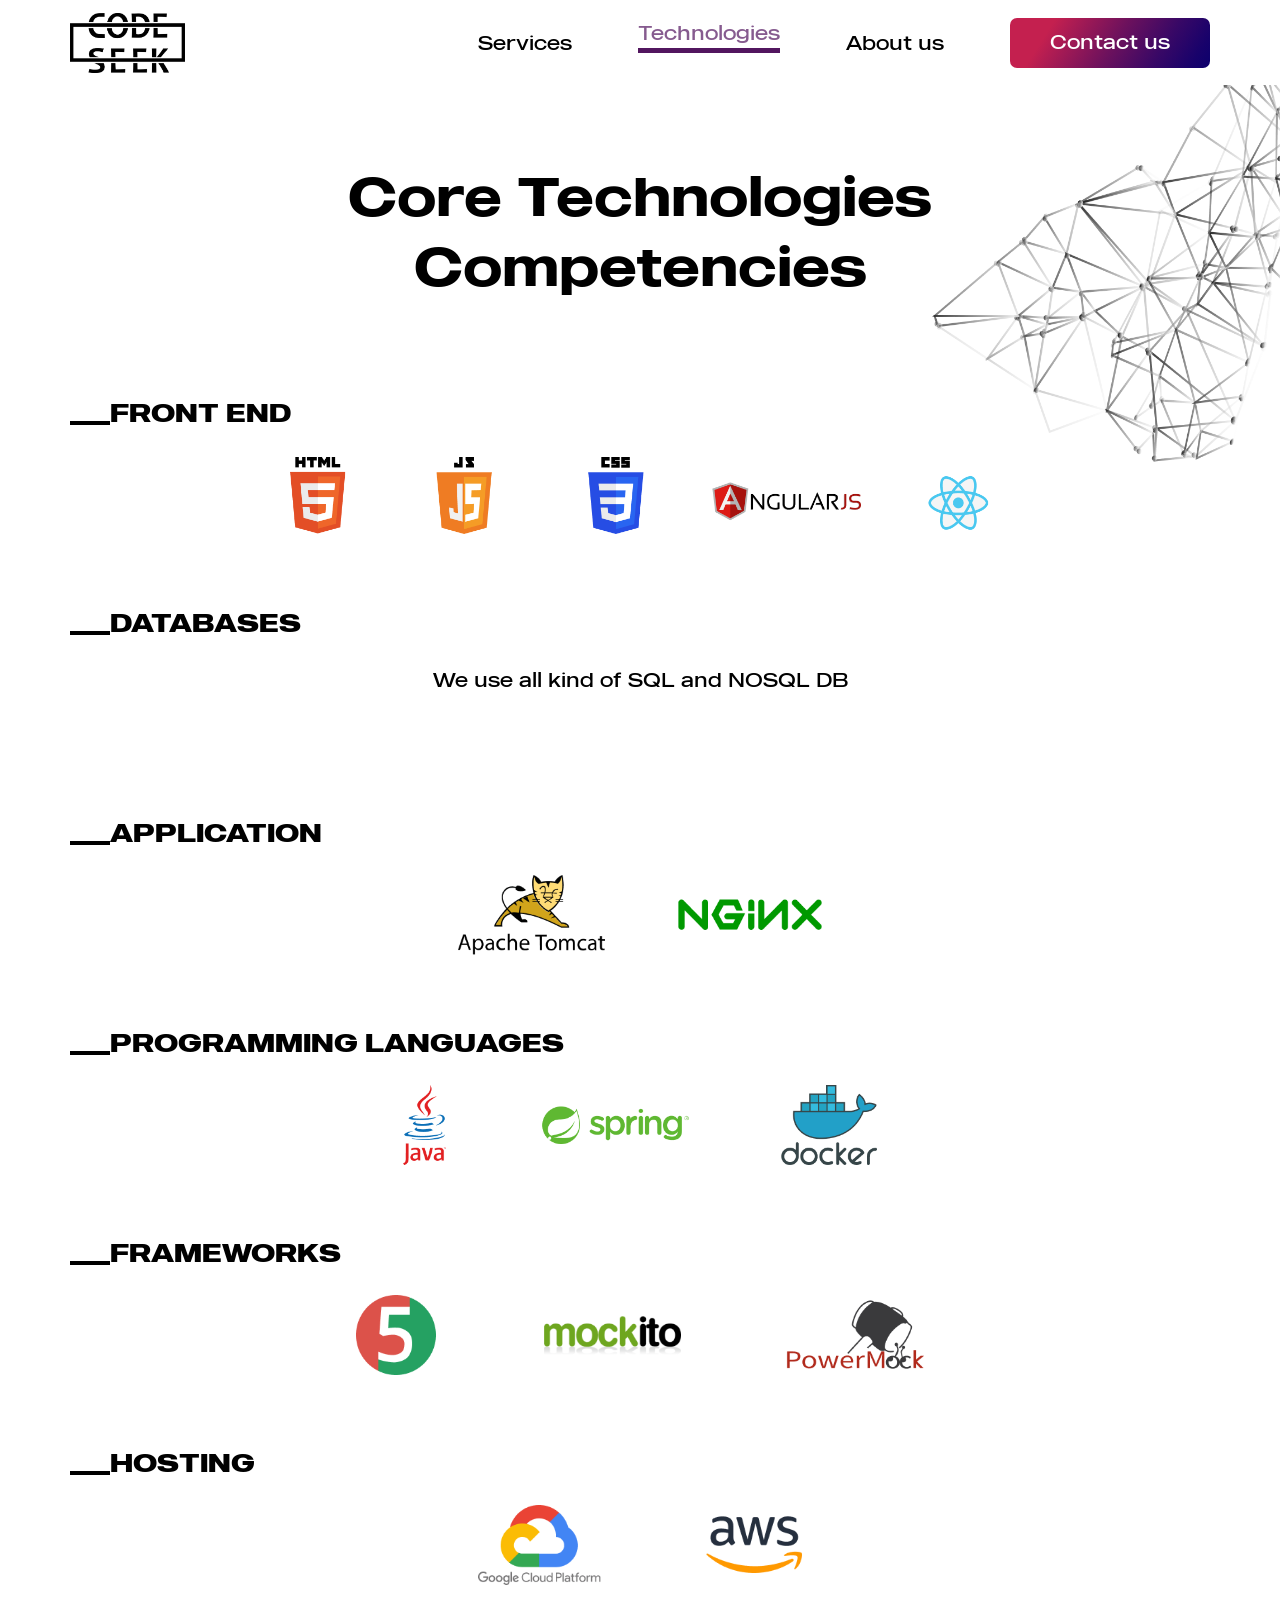
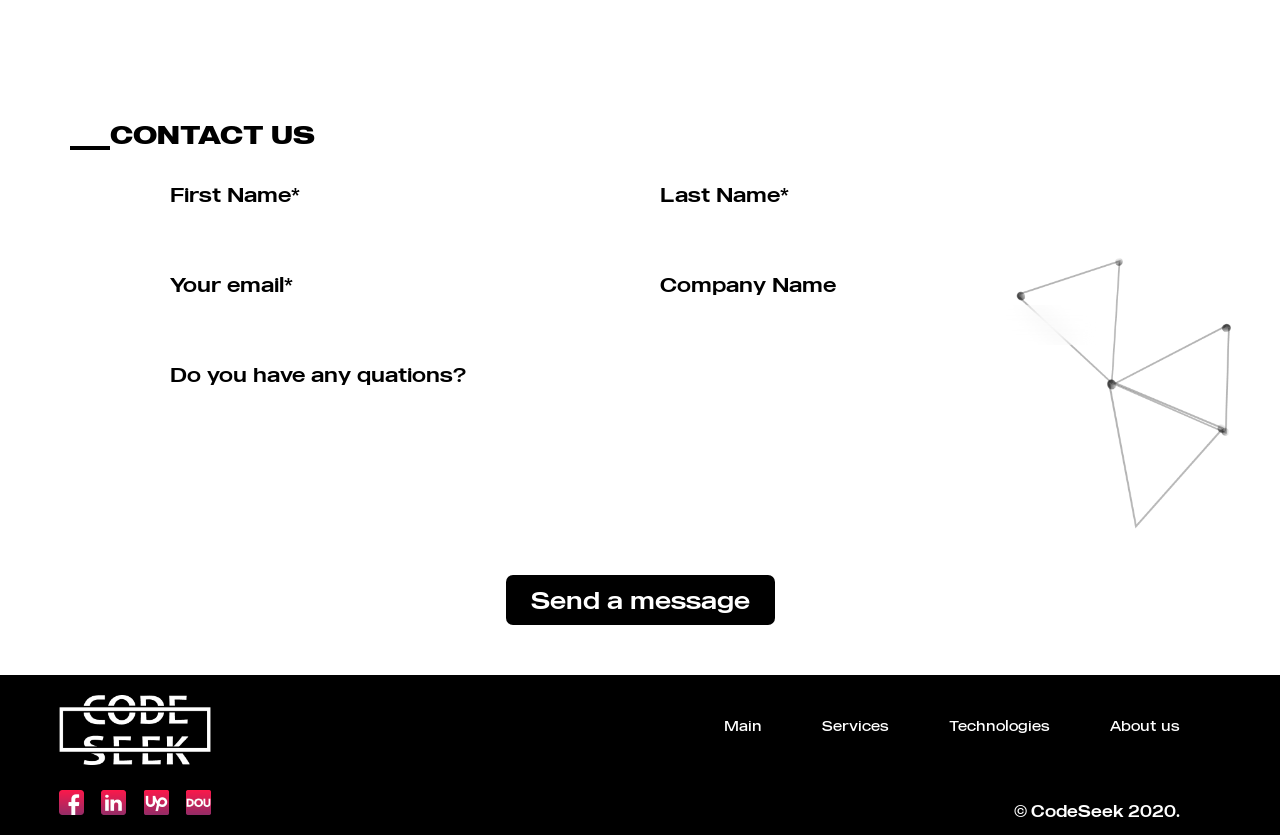
<file: site/technologies.html>
<!DOCTYPE html><html lang="en"><head><meta charset="UTF-8"><meta name="viewport" content="width=device-width,initial-scale=1"><meta http-equiv="X-UA-Compatible" content="ie=edge"><title>CodeSeek</title><meta name="title" content="Мое портфолио"><meta name="description" content="Здесь вы сможете ознакомиться с моими работами и узнать больше обо мне"><!-- Open Graph / Facebook --><meta property="og:type" content="website"><meta property="og:url" content="https://metatags.io/"><meta property="og:title" content="Мое портфолио"><meta property="og:description" content="Здесь вы сможете ознакомиться с моими работами и узнать больше обо мне"><meta property="og:image" content="https://metatags.io/assets/meta-tags-16a33a6a8531e519cc0936fbba0ad904e52d35f34a46c97a2c9f6f7dd7d336f2.png"><!-- Twitter --><meta property="twitter:card" content="summary_large_image"><meta property="twitter:url" content="https://metatags.io/"><meta property="twitter:title" content="Мое портфолио"><meta property="twitter:description" content="Здесь вы сможете ознакомиться с моими работами и узнать больше обо мне"><meta property="twitter:image" content="https://metatags.io/assets/meta-tags-16a33a6a8531e519cc0936fbba0ad904e52d35f34a46c97a2c9f6f7dd7d336f2.png"><!-- Favicon  --><link rel="apple-touch-icon" sizes="57x57" href="icons/favicon//apple-icon-57x57.png"><link rel="apple-touch-icon" sizes="60x60" href="icons/favicon//apple-icon-60x60.png"><link rel="apple-touch-icon" sizes="72x72" href="icons/favicon//apple-icon-72x72.png"><link rel="apple-touch-icon" sizes="76x76" href="icons/favicon//apple-icon-76x76.png"><link rel="apple-touch-icon" sizes="114x114" href="icons/favicon//apple-icon-114x114.png"><link rel="apple-touch-icon" sizes="120x120" href="icons/favicon//apple-icon-120x120.png"><link rel="apple-touch-icon" sizes="144x144" href="icons/favicon//apple-icon-144x144.png"><link rel="apple-touch-icon" sizes="152x152" href="icons/favicon//apple-icon-152x152.png"><link rel="apple-touch-icon" sizes="180x180" href="icons/favicon//apple-icon-180x180.png"><link rel="icon" type="image/png" sizes="192x192" href="icons/favicon//android-icon-192x192.png"><link rel="icon" type="image/png" sizes="32x32" href="icons/favicon//favicon-32x32.png"><link rel="icon" type="image/png" sizes="96x96" href="icons/favicon//favicon-96x96.png"><link rel="icon" type="image/png" sizes="16x16" href="icons/favicon//favicon-16x16.png"><link rel="manifest" href="icons/favicon//manifest.json"><meta name="msapplication-TileColor" content="#ffffff"><meta name="msapplication-TileImage" content="icons/favicon//ms-icon-144x144.png"><meta name="theme-color" content="#ffffff"><link rel="stylesheet" href="css/style.min.css"></head><body><header><nav class=""><div class="container"><ul class="menu"><li class="menu_item"><a href="index.html" class="logo"><img src="icons/logo_black.png" alt="logo"></a></li><li class="menu_social"><a href="https://www.upwork.com/ab/find-work/" class="menu_social_item"><img src="icons/social/facebook.png" alt="facebook"> </a><a href="https://www.upwork.com/ab/find-work/" class="menu_social_item"><img src="icons/social/linkedIn.png" alt="linkedIn"> </a><a href="https://www.upwork.com/ab/find-work/" class="menu_social_item"><img src="icons/social/upwork.png" alt="upwork"> </a><a href="https://www.upwork.com/ab/find-work/" class="menu_social_item"><img src="icons/social/dou.png" alt="dou"></a></li><li class="menu_item"><a href="services.html" class="menu_link menu_link_animate">Services</a></li><li class="menu_item"><a href="#" class="menu_link menu_link_animate">Technologies</a></li><li class="menu_item"><a href="about.html" class="menu_link menu_link_animate">About us</a></li><li class="menu_item"><a href="contact.html" class="menu_link_contact menu_link">Contact us</a></li></ul></div><div class="hamburger"><span></span> <span></span> <span></span></div><div class="menu_logo"><a href="index.html" class="menu_logo_link"><img src="icons/logo_black.png" alt="logo"></a></div><div class="menu_overlay"></div></nav><a id="myBtn" title="Go to top" class=""><img src="icons/up.png" alt="Top" border="none" title="Наверх"></a></header><div class="header header_technologies"><div class="container"><h1 class="title title_fs70 header_main-title">Core Technologies Competencies</h1></div></div><section class="technology"><div class="container"><div class="technology_wrapper"><div class="technology_block _anim-items"><div class="title title_fs25 label">FRONT END</div><div class="technology_img"><img src="icons/technology/front-end.png" alt="front-end"></div></div><div class="technology_block _anim-items"><div class="title title_fs25 label">DATABASES</div><div class="technology_descr">We use all kind of SQL and NOSQL DB</div></div><div class="technology_block _anim-items"><div class="title title_fs25 label">APPLICATION</div><div class="technology_img"><img src="icons/technology/application.png" alt="Apache, NGUIX"></div></div><div class="technology_block _anim-items"><div class="title title_fs25 label">PROGRAMMING LANGUAGES</div><div class="technology_img"><img src="icons/technology/languages.png" alt="Java, Spring, Docker"></div></div><div class="technology_block _anim-items"><div class="title title_fs25 label">FRAMEWORKS</div><div class="technology_img"><img src="icons/technology/frameworks.png" alt="Mockito, PowerMock"></div></div><div class="technology_block _anim-items"><div class="title title_fs25 label">HOSTING</div><div class="technology_img"><img src="icons/technology/hosting.png" alt="Google Cloud Platform, AWS"></div></div></div></div></section><section class="contact _anim-items"><div class="container"><div class="title title_fs30 label _anim-items">CONTACT US</div><form class="contact_form" action="#"><div class="contact_block"><label for="firstname">First Name*</label> <input type="text" name="firstname" id="firstname" required></div><div class="contact_block"><label for="lastname">Last Name*</label> <input type="text" name="lastname" id="lastname" required></div><div class="contact_block"><label for="email">Your email*</label> <input type="email" name="email" id="email" required></div><div class="contact_block"><label for="company">Company Name</label> <input type="text" name="company" id="company"></div><label for="comment">Do you have any quations?</label> <textarea name="comment"></textarea> <button class="btn">Send a message</button></form></div></section><div class="contact_hidden"><div class="cross"><span></span> <span></span></div><div class="contact_hidden_wrapper"><div class="block"><div class="form_descr">Quick step to start your project!</div><form class="contact_form contact_hidden_form" action="#"><div class="contact_block contact_hidden_block"><label for="firstname">First Name*</label> <input type="text" name="firstname" id="firstname" required></div><div class="contact_block contact_hidden_block"><label for="lastname">Last Name*</label> <input type="text" name="lastname" id="lastname" required></div><div class="contact_block contact_hidden_block"><label for="email">Your email*</label> <input type="email" name="email" id="email" required></div><div class="contact_block"><label for="company">Company Name</label> <input type="text" name="company" id="company"></div><label for="comment">Do you have any quations?</label> <textarea name="comment"></textarea> <button class="btn">Send a message</button></form></div><div class="block"><div class="info"><address class="info_addr">Tchaikovsky 27, 01001, Lviv, Ukraine</address><a href="tel:+380948246157" class="info_phone">+380948246157</a> <a href="mailto:codeseek22@gmail.com" class="info_email">codeseek22@gmail.com</a> <a href="#" class="info_skype">Skype00_</a><div class="social"><div class="footer_social"><a href="https://www.upwork.com/ab/find-work/" class="footer_social_item"><img src="icons/social/facebook.png" alt="facebook" height="30"> </a><a href="https://www.upwork.com/ab/find-work/" class="footer_social_item"><img src="icons/social/linkedIn.png" alt="linkedIn" height="30"> </a><a href="https://www.upwork.com/ab/find-work/" class="footer_social_item"><img src="icons/social/upwork.png" alt="upwork" height="30"> </a><a href="https://www.upwork.com/ab/find-work/" class="footer_social_item"><img src="icons/social/dou.png" alt="Dou" height="30"></a></div></div></div></div></div></div><footer class="footer"><div class="container"><div class="footer_wrapper"><div class="footer_info"><img src="icons/logo.png" alt="logo" class="footer_logo"><div class="footer_social"><a href="https://www.upwork.com/ab/find-work/" class="footer_social_item"><img src="icons/social/facebook.png" alt="facebook" height="30"> </a><a href="https://www.upwork.com/ab/find-work/" class="footer_social_item"><img src="icons/social/linkedIn.png" alt="linkedIn" height="30"> </a><a href="https://www.upwork.com/ab/find-work/" class="footer_social_item"><img src="icons/social/upwork.png" alt="upwork" height="30"> </a><a href="https://www.upwork.com/ab/find-work/" class="footer_social_item"><img src="icons/social/dou.png" alt="dou" height="30"></a></div></div><div class="footer_block"><div class="footer_menu"><div class="footer_menu_item"><a href="index.html">Main</a></div><div class="footer_menu_item"><a href="services.html">Services</a></div><div class="footer_menu_item"><a href="technologies.html">Technologies</a></div><div class="footer_menu_item"><a href="about.html">About us</a></div></div><div class="footer_text">© CodeSeek 2020.</div></div></div></div></footer><script src="js/script.js"></script></body></html>
</file>
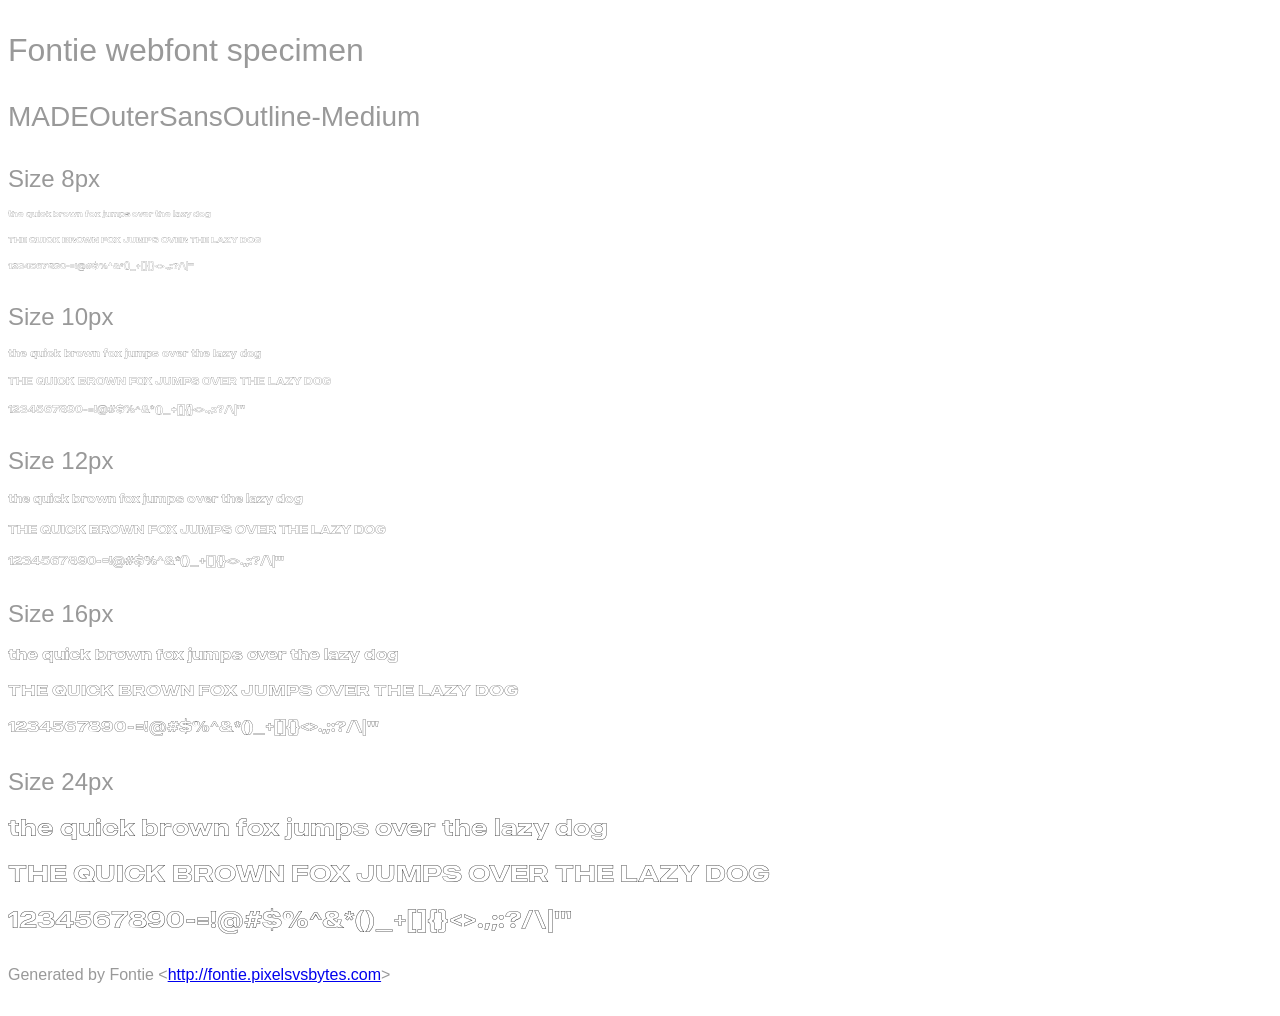
<file: site/fonts/MADEOuterSansOutline-Medium.html>
<html>
<head>
    <style>
        /* INFO We recommend to use @import or the link tag to include the
                font-face definition into your page.
           NOTE Some browsers block access to CSS rules in external files if the
                page is not loaded via HTTP. Therefore the Font Smoothie script
                will not work if you open this page as a local file. */
        @import url('MADE Outer Sans Outline.css');

        /* INFO Just some other styles to beautify the page ;) */
        body {
            font-family: sans-serif;
            color: #999;
            white-space: nowrap;
        }
        h1 {
            font-size: 2rem;
            font-weight: normal;
            margin: 2rem 0 1rem 0;
        }
        h2 {
            font-size: 1.75rem;
            font-weight: normal;
            margin: 2rem 0 1rem 0;
        }
        h3 {
            font-size: 1.5rem;
            font-weight: normal;
            margin: 2rem 0 1rem 0;
        }
        p {
            margin: 2rem 0;
        }
        div p {
            font-family: 'MADE Outer Sans Outline';
            font-weight: 500;
            font-style: normal;
            color: #000;
            margin: 1rem 0;
        }
    </style>
    <title>MADE Outer Sans Outline &mdash; Fontie webfont specimen</title>
</head>

<body>
    <h1>Fontie webfont specimen</h1>
    <h2>MADEOuterSansOutline-Medium</h2>
    <div style="font-size:8px">
        <h3>Size 8px</h3>
        <p>the quick brown fox jumps over the lazy dog</p>
        <p>THE QUICK BROWN FOX JUMPS OVER THE LAZY DOG</p>
        <p>1234567890-=!@#$%^&amp;*()_+[]{}&lt;&gt;.,;:?/\|'"</p>
    </div>
    <div style="font-size:10px">
        <h3>Size 10px</h3>
        <p>the quick brown fox jumps over the lazy dog</p>
        <p>THE QUICK BROWN FOX JUMPS OVER THE LAZY DOG</p>
        <p>1234567890-=!@#$%^&amp;*()_+[]{}&lt;&gt;.,;:?/\|'"</p>
    </div>
    <div style="font-size:12px">
        <h3>Size 12px</h3>
        <p>the quick brown fox jumps over the lazy dog</p>
        <p>THE QUICK BROWN FOX JUMPS OVER THE LAZY DOG</p>
        <p>1234567890-=!@#$%^&amp;*()_+[]{}&lt;&gt;.,;:?/\|'"</p>
    </div>
    <div style="font-size:16px">
        <h3>Size 16px</h3>
        <p>the quick brown fox jumps over the lazy dog</p>
        <p>THE QUICK BROWN FOX JUMPS OVER THE LAZY DOG</p>
        <p>1234567890-=!@#$%^&amp;*()_+[]{}&lt;&gt;.,;:?/\|'"</p>
    </div>
    <div style="font-size:24px">
        <h3>Size 24px</h3>
        <p>the quick brown fox jumps over the lazy dog</p>
        <p>THE QUICK BROWN FOX JUMPS OVER THE LAZY DOG</p>
        <p>1234567890-=!@#$%^&amp;*()_+[]{}&lt;&gt;.,;:?/\|'"</p>
    </div>
    <p>Generated by Fontie &lt;<a href="http://fontie.pixelsvsbytes.com">http://fontie.pixelsvsbytes.com</a>&gt;</p>
</body>

</html>
</file>
<file: site/css/style.min.css>
/*!
 * Bootstrap Reboot v4.3.1 (https://getbootstrap.com/)
 * Copyright 2011-2019 The Bootstrap Authors
 * Copyright 2011-2019 Twitter, Inc.
 * Licensed under MIT (https://github.com/twbs/bootstrap/blob/master/LICENSE)
 * Forked from Normalize.css, licensed MIT (https://github.com/necolas/normalize.css/blob/master/LICENSE.md)
 */@font-face{font-family:'MADE Outer Sans';src:url(../fonts/MADEOuterSans-Light.ttf) format('truetype');font-weight:300;font-style:normal;font-stretch:normal;unicode-range:U+0020-00FE}@font-face{font-family:'MADE Outer Sans';src:url(../fonts/MADEOuterSans-Medium.ttf) format('truetype');font-weight:500;font-style:normal;font-stretch:normal;unicode-range:U+0020-00FE}@font-face{font-family:'MADE Outer Sans';src:url(../fonts/MADEOuterSans.ttf) format('truetype');font-weight:400;font-style:normal;font-stretch:normal;unicode-range:U+0020-00FE}@font-face{font-family:'MADE Outer Sans';src:url(../fonts/MADEOuterSans-Black.ttf) format('truetype');font-weight:900;font-style:normal;font-stretch:normal;unicode-range:U+0020-00FE}@font-face{font-family:'MADE Outer Sans';src:url(../fonts/MADEOuterSans-Bold.ttf) format('truetype');font-weight:700;font-style:normal;font-stretch:normal;unicode-range:U+0020-00FE}@font-face{font-family:'MADE Outer Sans';src:url(../fonts/MADEOuterSans-Black.ttf) format('truetype');font-weight:900;font-style:normal;font-stretch:normal;unicode-range:U+0020-00FE}@font-face{font-family:'MADE Outer Sans';src:url(../fonts/MADEOuterSans-Bold.ttf) format('truetype');font-weight:700;font-style:normal;font-stretch:normal;unicode-range:U+0020-00FE}@font-face{font-family:'MADE Outer Sans';src:url(../fonts/MADEOuterSans-Light.ttf) format('truetype');font-weight:300;font-style:normal;font-stretch:normal;unicode-range:U+0020-00FE}@font-face{font-family:'MADE Outer Sans';src:url(../fonts/MADEOuterSans-Medium.ttf) format('truetype');font-weight:500;font-style:normal;font-stretch:normal;unicode-range:U+0020-00FE}@font-face{font-family:'MADE Outer Sans';src:url(../fonts/MADEOuterSans.ttf) format('truetype');font-weight:400;font-style:normal;font-stretch:normal;unicode-range:U+0020-00FE}@font-face{font-family:'MADE Outer Sans Outline';src:url(../fonts/MADEOuterSansOutline-Medium.ttf) format('truetype');font-weight:500;font-style:normal;font-stretch:normal;unicode-range:U+0020-00FE}*,::after,::before{box-sizing:border-box}html{font-family:sans-serif;line-height:1.15;-webkit-text-size-adjust:100%;-webkit-tap-highlight-color:transparent}article,aside,figcaption,figure,footer,header,hgroup,main,nav,section{display:block}body{margin:0;font-family:-apple-system,BlinkMacSystemFont,"Segoe UI",Roboto,"Helvetica Neue",Arial,"Noto Sans",sans-serif,"Apple Color Emoji","Segoe UI Emoji","Segoe UI Symbol","Noto Color Emoji";font-size:1rem;font-weight:400;line-height:1.5;color:#212529;text-align:left;background-color:#fff}[tabindex="-1"]:focus{outline:0!important}hr{box-sizing:content-box;height:0;overflow:visible}h1,h2,h3,h4,h5,h6{margin-top:0;margin-bottom:.5rem}p{margin-top:0;margin-bottom:1rem}abbr[data-original-title],abbr[title]{text-decoration:underline;-webkit-text-decoration:underline dotted;text-decoration:underline dotted;cursor:help;border-bottom:0;-webkit-text-decoration-skip-ink:none;text-decoration-skip-ink:none}address{margin-bottom:1rem;font-style:normal;line-height:inherit}dl,ol,ul{margin-top:0;margin-bottom:1rem}ol ol,ol ul,ul ol,ul ul{margin-bottom:0}dt{font-weight:700}dd{margin-bottom:.5rem;margin-left:0}blockquote{margin:0 0 1rem}b,strong{font-weight:bolder}small{font-size:80%}sub,sup{position:relative;font-size:75%;line-height:0;vertical-align:baseline}sub{bottom:-.25em}sup{top:-.5em}a{color:#007bff;text-decoration:none;background-color:transparent}a:hover{color:#0056b3;text-decoration:underline}a:not([href]):not([tabindex]){color:inherit;text-decoration:none}a:not([href]):not([tabindex]):focus,a:not([href]):not([tabindex]):hover{color:inherit;text-decoration:none}a:not([href]):not([tabindex]):focus{outline:0}code,kbd,pre,samp{font-family:SFMono-Regular,Menlo,Monaco,Consolas,"Liberation Mono","Courier New",monospace;font-size:1em}pre{margin-top:0;margin-bottom:1rem;overflow:auto}figure{margin:0 0 1rem}img{vertical-align:middle;border-style:none}svg{overflow:hidden;vertical-align:middle}table{border-collapse:collapse}caption{padding-top:.75rem;padding-bottom:.75rem;color:#6c757d;text-align:left;caption-side:bottom}th{text-align:inherit}label{display:inline-block;margin-bottom:.5rem}button{border-radius:0}button:focus{outline:1px dotted;outline:5px auto -webkit-focus-ring-color}button,input,optgroup,select,textarea{margin:0;font-family:inherit;font-size:inherit;line-height:inherit}button,input{overflow:visible}button,select{text-transform:none}select{word-wrap:normal}[type=button],[type=reset],[type=submit],button{-webkit-appearance:button}[type=button]:not(:disabled),[type=reset]:not(:disabled),[type=submit]:not(:disabled),button:not(:disabled){cursor:pointer}[type=button]::-moz-focus-inner,[type=reset]::-moz-focus-inner,[type=submit]::-moz-focus-inner,button::-moz-focus-inner{padding:0;border-style:none}input[type=checkbox],input[type=radio]{box-sizing:border-box;padding:0}input[type=date],input[type=datetime-local],input[type=month],input[type=time]{-webkit-appearance:listbox}textarea{overflow:auto;resize:vertical}fieldset{min-width:0;padding:0;margin:0;border:0}legend{display:block;width:100%;max-width:100%;padding:0;margin-bottom:.5rem;font-size:1.5rem;line-height:inherit;color:inherit;white-space:normal}progress{vertical-align:baseline}[type=number]::-webkit-inner-spin-button,[type=number]::-webkit-outer-spin-button{height:auto}[type=search]{outline-offset:-2px;-webkit-appearance:none}[type=search]::-webkit-search-decoration{-webkit-appearance:none}::-webkit-file-upload-button{font:inherit;-webkit-appearance:button}output{display:inline-block}summary{display:list-item;cursor:pointer}template{display:none}[hidden]{display:none!important}*{font-family:'MADE Outer Sans';margin:0;padding:0}.container{width:1140px;margin:0 auto}.title{font-weight:400;color:#000}.title_fs18{font-size:18px;line-height:23px}.title_fs25{font-weight:700;font-size:25px;line-height:25px}.title_fs30{font-weight:700;font-size:25px;line-height:30px}.title_fs30_m{font-weight:300}.title_fs70{color:#000;font-size:55px;line-height:70px;font-weight:500}header{position:relative;position-height:60px}nav{padding:0;position:fixed;width:100vw;height:85px;background-color:#fff;z-index:25}.hamburger{display:none}.menu_social{display:none}.menu{margin-bottom:0;display:flex;flex-wrap:wrap;justify-content:space-between;align-items:center;height:85px;list-style-type:none}.menu_link{font-weight:400;font-size:20px;font-weight:200;color:#000;position:relative;transition:all .5s}.menu_link:hover{text-decoration:none}.menu_overlay{position:fixed;right:-120%;width:100vw;height:100vh;background-color:#000;opacity:.5}.menu_item_overlay{margin-top:-81px;position:fixed;right:-120%;width:100%;height:100%;background-color:#000;opacity:.3;transition:all .6s}.menu_item_overlay_active{right:0}#myBtn{display:none;position:fixed;bottom:20px;right:20px;cursor:pointer;transition:all 1s;z-index:35}#myBtn img{height:40px;width:40px}.header_main{height:650px;background:url(../img/main_bg.png) no-repeat;background-size:auto 100%;background-position:top 60px right 20px}.header_main h1{padding:160px 0 0 100px;width:700px;font-weight:500}.header_services,.header_technologies{height:400px;background:url(../img/services_bg.png) no-repeat;background-size:auto 100%;background-position:top 60px left 20px}.header_services h1,.header_technologies h1{padding:160px 0 0 0;text-align:center}.header_technologies{height:500px;background:url(../img/technology_bg.png) no-repeat;background-size:auto 85%;background-position:top 40px right 0}.header_technologies h1{padding:160px 100px 0 100px}.header_about{height:600px;background:url(../img/information_bg.png) no-repeat;background-size:auto 90%;background-position:top 30px right 20px}.header_about h1{padding:150px 0 0 100px;width:700px}.header_about img{display:block;height:120px;margin:50px 0 0 100px}.header_contact{height:250px;background:url(../img/contact_bg.png) no-repeat;background-size:auto 120%;background-position:top 40px left 20px}.header_contact h1{padding:150px 0 0 0;text-align:center}.services{margin-top:-110px;margin-bottom:60px}.services_wrapper{display:flex;justify-content:space-between;flex-wrap:wrap;padding:30px 120px 20px 120px}.services_block{display:flex;justify-content:space-between;align-items:center;margin-bottom:20px;padding:10px;width:250px;height:100px;border:1px solid #8f8f8f;-webkit-backdrop-filter:blur(9px);backdrop-filter:blur(9px);border-radius:7px;transition:all 1s;color:#000;cursor:pointer}.services_block:hover{transition:all .6s;transform:scale(1.1);border:3px solid #8f8f8f}.services_img{width:90px}.services_img img{width:100%}.services_text{width:130px;font-weight:400;font-size:15px;line-height:15px}.services_text a{color:#000}.services_text a:hover{text-decoration:none;color:#000}.services_text a:before{content:'';position:absolute;display:block;top:0;left:0;right:0;bottom:0}.services-more{margin-top:-40px;margin-bottom:40px;padding-top:0}.services-more_block{width:900px;margin:0 auto;margin-bottom:20px;display:flex;justify-content:space-between;align-items:center;flex-wrap:wrap}.services-more_block:nth-child(2n) .services-more_img{order:1}.services-more_text{width:400px}.services-more_header{margin-top:10px;font-size:30px;color:#000}.services-more_descr{font-size:15px;color:#000}.services-more_img{width:400px;height:300px}.services-more_img_1{background:url(../icons/services/1.png) no-repeat;background-size:auto 90%;background-position:center}.services-more_img_2{background:url(../icons/services/2.png) no-repeat;background-size:auto 90%;background-position:center}.services-more_img_3{background:url(../icons/services/3.png) no-repeat;background-size:auto 90%;background-position:center}.services-more_img_4{background:url(../icons/services/4.png) no-repeat;background-size:auto 90%;background-position:center}.services-more_img_5{background:url(../icons/services/5.png) no-repeat;background-size:auto 90%;background-position:center}.services-more_img_6{background:url(../icons/services/6.png) no-repeat;background-size:auto 90%;background-position:center}.services-more_img_7{background:url(../icons/services/7.png) no-repeat;background-size:auto 90%;background-position:center}.services-more_img_8{background:url(../icons/services/8.png) no-repeat;background-size:auto 90%;background-position:center}.services-more_img_9{background:url(../icons/services/9.png) no-repeat;background-size:auto 90%;background-position:center}.label{margin-left:40px;position:relative}.label_small{font-size:25px}.label::before{content:'';display:block;width:40px;height:4px;background-color:#000;position:absolute;bottom:0;left:-40px}.label_white{color:#fff}.label_white::before{background-color:#fff}.descr{padding:0;margin:30px 100px 0 100px;color:#000}.btn{display:block;margin:0 auto;padding:0 25px;height:50px;background:#000;border:none;border-radius:7px;font-size:24px;line-height:10px;color:#fff;transition:all .6s;position:relative}.btn_more{padding:0 55px}.btn_more::after{position:absolute;content:'\203A';font-size:40px;line-height:40px;margin-left:10px;top:0;transition:all .6s}.btn_more:hover::after{margin-left:25px}.btn:hover{box-shadow:0 0 15px #000}.btn_start{background:linear-gradient(122.26deg,#c4204f 19.83%,#b41d52 25.53%,#6c115d 52.15%,#380866 74.3%,#18026b 90.9%,#0c006d 100.06%)}.btn_start:hover{box-shadow:0 0 15px #ab1b53}.link:hover{text-decoration:none}.review{position:relative;padding:30px 0 30px 0;margin-top:30px;min-height:500px;background:linear-gradient(122.26deg,#c4204f 19.83%,#b41d52 25.53%,#6c115d 52.15%,#380866 74.3%,#18026b 90.9%,#0c006d 100.06%)}.review_bg{position:absolute;bottom:0;left:0}.review_bg img{height:450px}.review_block{padding:40px 100px 50px 100px}.review_wrapper{position:relative}.review_inner{margin:2px;padding:0}.review_items{display:flex;justify-content:space-between}.review_item{width:45%;min-height:300px;display:flex;flex-direction:column;justify-content:space-between}.review_text{font-size:17px;line-height:20px;color:#fff;margin-bottom:20px}.review_text p:nth-child(1)::before{content:'"';font-size:20px}.review_user{display:flex;align-items:center}.review_user_avatar{height:60px;width:60px;border-radius:100%;margin-right:15px}.review_user_avatar img{height:60px;width:60px;border-radius:100%}.review_user_name{font-size:20px;color:#c8c8c8;line-height:20px}.review_user_position{font-weight:300;font-size:12px;color:#c8c8c8}.review_user_info{margin-top:10px;display:flex;font-weight:700;font-size:13px;color:#969696}.review_user_hours{margin-right:50px}.review_slider-counter span{display:none;position:absolute;color:#fff;font-size:20px}.review_slider-counter span:nth-child(4){right:0}.review_slider-counter span:nth-child(3){right:25px}.review_slider-counter span:nth-child(2){right:37px}.review_slider-prev{position:absolute;top:50%;transform:translateY(-50%);left:0;cursor:pointer;z-index:15}.review_slider-prev img{width:40px}.review_slider-next{position:absolute;top:50%;transform:translateY(-50%);right:0;cursor:pointer;z-index:15}.review_slider-next img{width:40px}.technologies{padding:30px 0 30px 0;margin-top:25px}.technologies img{display:block;margin:40px auto 0 auto;width:700px}.technology{margin-top:-100px;min-height:400px;padding:0 0 30px 0}.technology_block{min-height:210px}.technology_img{padding:30px 0 60px 0;display:flex;justify-content:center}.technology_img img{height:80px;display:block}.technology_descr{text-align:center;padding:30px 0 30px 0;font-weight:300;font-size:20px;color:#000}.contact{padding:30px 0 50px 0;background:url(../img/footer_bg.png) no-repeat;background-size:auto 50%;background-position:right}.contact_form{display:flex;justify-content:space-between;flex-wrap:wrap;width:940px;margin:0 auto;margin-top:30px}.contact_form label{display:block;margin-bottom:5px;font-size:20px;color:#000}.contact_form input{padding:0 10px;width:450px;margin-bottom:15px;height:40px;border:1px solid #000;-webkit-backdrop-filter:blur(11px);backdrop-filter:blur(11px);border-radius:8px;cursor:pointer}.contact_form textarea{padding:5px 10px;margin-bottom:30px;display:block;width:100%;height:150px;border-radius:4px;resize:none;border:1px solid #000;-webkit-backdrop-filter:blur(11px);backdrop-filter:blur(11px);cursor:pointer}.start{padding:60px 0 70px 0}.start_header,.start_subheader{font-weight:700;text-align:center;font-size:32px;line-height:32px;color:#000}.start_subheader{text-transform:uppercase;margin-bottom:40px}.contact_hidden{position:fixed;top:-140%;left:0;width:100%;height:100vh;background:linear-gradient(90deg,#fff 50%,#000 50%);z-index:50;transition:.6s all;overflow:hidden}.contact_hidden_form{width:500px;margin-top:30px}.contact_hidden_form input{width:230px}.contact_hidden_active{top:0}.contact_hidden_wrapper{display:flex;width:100%}.contact_hidden_wrapper .block{display:flex;flex-direction:column;justify-content:center;align-items:center;height:100vh;width:50%}.contact_hidden_wrapper .block .social{width:500px;justify-content:flex-start;margin:0}.contact_hidden_wrapper .block .social img{width:35px;height:35px}.contact_hidden_wrapper .block .social a{margin-right:40px}.info{height:528px}.info_addr{width:500px;color:#fff;font-size:20px;margin-bottom:15px}.info a{width:500px;font-size:20px;display:block;color:#fff;margin-bottom:15px}.info a:hover{text-decoration:none}.social{margin-top:40px;margin-left:80px}.social a{margin-top:40px}.form_descr{width:500px;font-size:25px;line-height:25px;margin-bottom:20px}.cross{display:block;position:absolute;top:30px;right:30px;width:30px;height:30px;cursor:pointer}.cross span{display:block;position:absolute;background-color:#fff;width:3px;height:26px;transition:all .6s}.cross span:nth-child(1){transform:translateX(12px) translateY(3px) rotate(-45deg)}.cross span:nth-child(2){transform:translateX(12px) translateY(3px) rotate(45deg)}.footer{min-height:150px;padding:20px 0 10px 0;background:#000}.footer_info{height:120px;display:flex;flex-direction:column;justify-content:space-between;align-items:center;width:130px}.footer_info img{display:block;height:70px}.footer_wrapper{display:flex;justify-content:space-between}.footer_social{width:152px;display:flex;justify-content:space-between}.footer_social img{height:25px}.footer_social img:hover{box-shadow:0 0 10px #ab1b53}.footer_menu{display:flex}.footer_menu a{display:block;text-decoration:none;background-image:linear-gradient(122.26deg,#0c006d,#18026b,#380866,#6c115d,#b41d52,#c4204f);background-position:0 120%;background-repeat:no-repeat;background-size:0 5px;transition:background-size .3s;color:#fff;font-size:14px;font-weight:300}.footer_menu a:hover{background-size:100% 5px}.footer_menu_item{margin:0 30px}.footer_block{margin-top:20px;height:110px;display:flex;flex-direction:column;justify-content:space-between}.footer_text{color:#fff;align-self:flex-end;margin-right:30px;margin-bottom:2px;font-size:16px}.information{margin-top:-60px;padding-bottom:60px}.information_rated{padding-top:10px;margin:0 auto;display:flex;justify-content:space-between;width:750px}.information_item{width:300px}.information_img{margin:0 auto;width:120px;height:120px;background:url(../icons/about/rated.png) no-repeat;background-size:100% auto;background-position:center}.information_descr{text-align:center}.offer{padding:30px 0 0 0;min-height:600px;background:linear-gradient(122.26deg,#c4204f 19.83%,#b41d52 25.53%,#6c115d 52.15%,#380866 74.3%,#18026b 90.9%,#0c006d 100.06%)}.offer_wrapper{margin-left:100px;margin-right:90px;margin-top:30px;display:flex}.offer_list{width:300px}.offer_item{position:relative;margin-top:12px;font-size:18px;line-height:18px;color:#fff;list-style-type:none}.offer_item::before{content:'';position:absolute;left:-15px;top:50%;transform:translateY(-50%);display:block;width:10px;height:10px;background-color:#fff;border-radius:100%}.offer_img{margin-left:150px;width:270px;height:270px;background:url(../icons/about/notes.png) no-repeat;background-size:auto 90%;background-position:center}.offer_block{padding-top:40px;margin:0 auto;width:950px;display:flex;justify-content:space-between}.offer_block_img{margin:0 auto;width:100px;height:100px}.offer_block_img_1{background:url(../icons/about/block/1.png) no-repeat;background-size:auto 95%;background-position:center}.offer_block_img_2{background:url(../icons/about/block/2.png) no-repeat;background-size:auto 95%;background-position:center}.offer_block_img_3{width:200px;background:url(../icons/about/block/3.png) no-repeat;background-size:auto 95%;background-position:center}.offer_block_text{margin-top:10px;font-size:30px;color:#fff}.location{padding:60px 0 30px 0}.location_contact{background:url(../img/contact_footer_bg.png) no-repeat;background-size:auto 80%;background-position:bottom 0 right 0}.location_wrapper{width:940px;margin:0 auto;display:flex;justify-content:space-between}.location_info{display:flex;flex-direction:column}.location_map{margin-left:100px;height:400px;width:650px}.location_city,.location_country{font-size:30px;line-height:30px;color:#000}.location_addr,.location_phone{margin-bottom:0;font-weight:300;font-size:23px;line-height:25px;color:#000}.location a:hover{text-decoration:none;color:#000}.location_email,.location_skype{font-weight:300;font-size:20px;line-height:20px;color:#000}.location_addr,.location_city,.location_email,.location_phone,.location_skype{margin-bottom:15px}@media (max-width:1200px){.container{max-width:960px;margin:0 auto}}@media (max-width:992px){.container{max-width:720px}}@media (min-width:769px){.menu_link_contact:before{content:'';position:absolute;display:block;top:-20px;left:-37px;right:-37px;bottom:-20px}.menu_link_animate:before{content:'';position:absolute;display:block;top:-20px;left:0;right:0;bottom:-20px}.menu_link_animate[href='#']{color:rgba(82,22,95,.7);display:block;margin-top:-20px}.menu_link_animate[href='#']::after{border-bottom:5px solid #52165f;bottom:-5px;transition:all .2s linear}.menu_link_animate::after{content:"";display:block;width:100%;position:absolute;bottom:-10px}.menu_link_animate:hover{display:block;margin-top:-20px;text-decoration:none;color:rgba(82,22,95,.7);transition:all .5s}.menu_item:last-child{padding-top:9px;width:150px;height:50px;background:linear-gradient(122.26deg,#c4204f 19.83%,#b41d52 25.53%,#6c115d 52.15%,#380866 74.3%,#18026b 90.9%,#0c006d 100.06%);border-radius:7px;text-align:center;transition:all .5s}.menu_item:last-child:hover{box-shadow:0 0 15px #ab1b53}.menu_item:last-child .menu_link{color:#fff}.menu_item:first-child{flex-basis:15%;transition:all .3s}.menu_item:first-child img{height:60px}.menu_logo{display:none}}@media (min-width:993px){.menu_item:first-child{flex-basis:30%}.menu_item:last-child{width:200px}}@media (max-width:768px){.overflow-hidden{overflow:hidden}.container{max-width:540px}.menu{position:fixed;display:flex;flex-direction:column;justify-content:flex-start;align-items:flex-start;top:0;left:-100%;width:50%;height:100vh;padding:50px 15px;z-index:5;background:linear-gradient(180deg,#f879c7 .69%,#1426d9 89.66%);transition:.6s all}.menu_active{left:0}.menu_item{padding-right:0;border:none;margin:10px 0}.menu_item:first-child{position:absolute;bottom:30px;left:15px}.menu_item:first-child img{width:90px}.menu_link{color:#fff;font-size:25px}.menu_overlay{transition:.6s all}.menu_overlay_active{right:0}.hamburger{display:block;position:absolute;right:10px;top:50%;transform:translateY(-50%);width:30px;height:12px;z-index:5}.hamburger span{display:block;height:3px;width:100%;background-color:#000;margin-bottom:3px;transition:.5s all}.hamburger_active span{margin-bottom:-3px}.hamburger_active span:nth-child(1){transform:translateY(3px) rotate(-45deg)}.hamburger_active span:nth-child(2){display:none}.hamburger_active span:nth-child(3){transform:translateY(3px) rotate(45deg)}.menu_social{display:flex;position:absolute;bottom:48px;right:15px}.menu_social img{width:30px}.menu_social_item{margin:0 5px}.menu_logo{display:flex;position:absolute;top:10px;left:10px}.menu_logo img{height:65px}}@media (max-width:576px){.container{width:100%;padding:0 10px}.menu{width:100%}}@media (max-width:1200px){.title_fs18{font-size:18px;line-height:23px}}@media (max-width:992px){.title_fs70{font-size:64px;line-height:64px}.title_fs25{font-size:20px;line-height:20px}.title_fs30{font-size:25px;line-height:25px}.title_fs18{font-size:16px;line-height:20px}}@media (max-width:768px){.title_fs70{font-size:44px;line-height:44px}.title_fs18{font-size:15px;line-height:17px}.title_fs30_m{font-size:20px;font-weight:300}}@media (max-width:576px){.title_fs70{font-size:30px;line-height:30px}.title_fs25{font-size:15px;line-height:15px}.title_fs30{font-size:18px;line-height:18px}.title_fs18{font-size:13px;line-height:15px}}@media (max-width:1200px){.header_main{height:600px;background:url(../img/media/main_bg1200.png) no-repeat;background-size:auto 100%;background-position:top 60px right 20px}.header_main h1{padding:120px 0 0 40px;width:600px}.header_technologies{height:600px;background:url(../img/technology_bg.png) no-repeat;background-size:auto 65%;background-position:top 85px right -10px}}@media (max-width:992px){.header h1{padding:120px 0 0 0}}@media (max-width:768px){.header_main{height:500px;background:url(../img/media/main_bg768.png) no-repeat;background-size:auto 100%;background-position:top 30px right 20px}.header_main h1{width:500px}.header_technologies{height:450px}.header_technologies h1{padding:100px 0 0 0}.header_about{height:500px;background:url(../img/information_bg.png) no-repeat;background-size:auto 90%;background-position:top 30px right -50px}.header_about h1{width:370px}.header_about img{height:100px;margin:50px 0 0 80px}}@media (max-width:576px){.header_main{height:450px;background-position:top 30px right 0}.header_main h1{width:270px}.header_technologies{height:300px;background:url(../img/technology_bg.png) no-repeat;background-size:auto 65%;background-position:top 45px right -35px}.header_technologies h1{padding:100px 0 0 0}.header_about{background:url(../img/information_bg.png) no-repeat;background-size:auto 80%;background-position:top 30px right -150px}.header_about h1{width:300px;padding:100px 0 0 0;text-align:center}.header_about img{height:100px;margin:70px auto 0 auto}}@media (max-width:1200px){.services_wrapper{padding:30px 70px 20px 70px}.descr{margin:25px 50px 0 50px}}@media (max-width:992px){.services_block:nth-child(9){margin:0 auto 20px auto}.services-more_block{width:700px}.services-more_text{width:320px}.services-more_img{width:320px;height:240px}.descr{margin:25px 0 0 0}}@media (max-width:768px){.services_wrapper{padding:30px 0 20px 0}.services-more_block{width:540px}.services-more_text{width:300px}.services-more_img{width:220px;height:150px}.services-more_header{font-size:22px}.services-more_descr{font-size:13px}}@media (max-width:576px){.services_block{margin:0 auto 15px auto}.services-more_block{width:100%;flex-wrap:wrap}.services-more_block:nth-child(2n) .services-more_img{order:0}.services-more_img{margin:0 auto}.services-more_header{font-size:17px;text-align:center}.services-more_text{width:100%}.services-more_descr{font-size:12px}.descr{margin:15px 0 0 0}.label{margin-left:30px}.label::before{width:30px;height:4px;bottom:-2px;left:-30px}}@media (max-width:1200px){.review_block{padding:40px 50px 50px 50px}}@media (max-width:992px){.review_block{padding:40px 30px 40px 30px}.review_item{width:300px;min-height:320px}.review_text{font-size:15px}.review_slider-prev{left:-15px}.review_slider-next{right:-15px}}@media (max-width:768px){.review_item{width:230px;min-height:340px}.review_text{font-size:13px}.review_user_position{font-size:13px}}@media (max-width:576px){.review_block{flex-wrap:wrap;padding:40px 0 0 0}.review_slider-prev{display:none}.review_slider-next{display:none}.review_item{width:300px;min-height:250px;margin:0 auto 40px auto;justify-content:center}.review_item:nth-child(2){display:none}.review_text{margin-bottom:20px}.review_user_name{font-size:17px}.review_user_position{font-size:13px}}@media (max-width:768px){.technologies img{width:500px}.technology_img img{height:60px}.technology_descr{font-size:15px}}@media (max-width:576px){.technologies img{width:100%}.technology_block{min-height:100px}.technology_img img{height:30px}.technology_descr{font-size:12px}}@media (max-width:1200px){.contact{background:0 0}.contact_form{width:860px}.contact_form input{width:420px}.form_descr{width:400px;font-size:22px;margin-bottom:0}.contact_hidden_form{width:400px;margin-top:30px}.contact_hidden_form label{font-size:18px}.contact_hidden_form input{width:180px;margin-bottom:10px}.contact_hidden_form textarea{height:100px}}@media (max-width:992px){.contact_form{width:100%}.contact_form input{width:340px}.form_descr{width:300px;font-size:20px;margin-bottom:0}.contact_hidden_form{width:300px}.contact_hidden_form label{font-size:15px}.contact_hidden_form input{width:140px;height:30px}.contact_hidden_form textarea{height:80px;margin-bottom:20px}.contact_hidden_wrapper .block .social{width:297px}.contact_hidden_wrapper .block .social img{width:30px;height:30px}.contact_hidden_wrapper .block .social a{margin-top:10px}.info_addr{font-size:15px;margin-bottom:15px}.info a{font-size:15px;margin-bottom:15px}}@media (max-width:768px){.contact_form input{width:250px}.form_descr{width:250px;font-size:18px;margin-bottom:0}.contact_hidden_form{margin-top:20px;width:250px}.contact_hidden_form label{font-size:12px}.contact_hidden_form input{width:110px;height:30px}.contact_hidden_form textarea{width:250px}.contact_hidden_form button{font-size:15px}.contact_hidden_wrapper .block .social{width:238px}.contact_hidden_wrapper .block .social a{margin-top:10px;margin-right:30px}.info_addr{font-size:12px;margin-bottom:10px}.info a{font-size:12px;margin-bottom:10px}}@media (max-width:576px){.contact_form input{min-width:calc(100vw - 20px)}.contact_form label{font-size:17px}.form_descr{width:100%;margin-left:0;font-size:16px}.contact_hidden{padding:10px;background:#fff}.contact_hidden_form{margin-top:20px;width:100%}.contact_hidden_form input{min-width:calc(100vw - 20px);height:35px}.contact_hidden_form textarea{min-width:calc(100vw - 20px);height:60px}.contact_hidden_form label{font-size:14px}.contact_hidden_wrapper .block:nth-child(1){width:100%}.contact_hidden_wrapper .block:nth-child(2){display:none}.cross span{background-color:#000}}@media (max-width:768px){.footer_menu_item{margin:0 10px}}@media (max-width:576px){.footer{position:relative;min-height:200px}.footer_menu{flex-direction:column}.footer_menu_item{margin:5px 10px 5px 0}.footer_menu_item a{font-size:20px}.footer_info{height:120px;width:120px}.footer_info img{display:block;height:50px}.footer_social{margin-top:10px;width:80px;display:flex;justify-content:space-between;flex-wrap:wrap}.footer_social img{height:32px;margin:5px 0}.footer_block{margin-top:0}.footer_text{position:absolute;bottom:10px;left:10px;margin-right:0;font-size:12px}}@media (max-width:1200px){.offer_wrapper{margin-left:50px;margin-right:50px}.offer_img{margin-left:40px}.location_wrapper{width:860px}.location_map{width:500px;margin-left:50px;height:300px}}@media (max-width:992px){.location_wrapper{width:720px}.location_map{width:400px}.offer_wrapper{margin-left:0}.offer_img{width:180px;height:180px;margin-left:30px}.offer_item{font-size:16px}.offer_block{width:720px}.offer_block_text{font-size:25px}}@media (max-width:768px){.location_wrapper{width:540px}.location_map{margin-left:20px;height:200px;width:400px}.location_city,.location_country{font-size:25px;line-height:25px}.location_addr,.location_phone{font-size:17px;line-height:20px}.location_email,.location_skype{font-size:15px;line-height:17px}.information_rated{width:540px}.information_item{width:170px}.offer{height:500px}.offer_wrapper{margin:0 auto;margin-top:30px}.offer_img{display:none}.offer_item{font-size:15px}.offer_block{width:540px}.offer_block_text{font-size:15px}}@media (max-width:576px){.information_rated{width:100%}.offer_wrapper{margin-left:30px;flex-direction:column}.offer_block{width:100%}.offer_block_img{width:50px;height:50px}.offer_block_img_3{width:100px}.offer_block_text{text-align:center}.offer_list{width:270px;margin-left:10px}.offer_item{width:270px;margin-right:0}.offer_item:nth-child(1){margin-top:0}.location_wrapper{width:100%;flex-direction:column}.location_map{margin-left:0;height:200px;width:100%}.location_info{order:1;margin-top:20px}}.contact,.information,.location,.offer,.review,.services,.technologies{transform:translate(0,20%);opacity:0;transition:all .8s ease 0s}.contact._active,.information._active,.location._active,.offer._active,.review._active,.services._active,.technologies._active{transform:translate(0,0);opacity:1}.anim_left{transform:translate(20%,0);opacity:0;transition:all .8s ease 0s}.anim_left._active{transform:translate(0,0);opacity:1}.anim_right{transform:translate(-20%,0);opacity:0;transition:all .8s ease 0s}.anim_right._active{transform:translate(0,0);opacity:1}.technology_block{transform:translate(0,120%);opacity:0;transition:all .8s ease 0s}.technology_block._active{transform:translate(0,0);opacity:1}@media (min-width:1800px){.container{width:1600px;margin:0 auto}nav{height:100px}.menu{height:100px}.menu_link{font-size:25px;font-weight:200}.menu_item:last-child{padding-top:5px;width:200px;height:50px}.menu_item:first-child{flex-basis:40%}.menu_item:first-child img{height:80px}.title_fs70{font-size:83px;line-height:120px}.title_fs30{font-size:34px}.title_fs18{font-size:24px;margin-top:40px}.title_fs25{font-size:30px}.header_main{height:950px}.header_main h1{padding:250px 0 0 100px;width:1000px;font-weight:500}.header_services{height:500px}.header_services h1{padding:180px 0 0 0;text-align:center}.header_technologies{height:700px}.header_technologies h1{padding:180px 300px 0 300px}.header_about{height:950px}.header_about h1{padding:250px 0 0 100px;width:900px}.header_about img{height:130px;margin:120px 0 0 100px}.services{margin-bottom:40px}.services_wrapper{padding:50px 140px 30px 140px}.services_block{margin-bottom:25px;width:350px;height:130px;border:2px solid #8f8f8f}.services_text{width:200px;font-size:22px;line-height:28px}.services_img{width:110px}.services_img img{width:100%}.services-more_block{width:1400px;margin-bottom:40px}.services-more_text{width:700px}.services-more_header{font-size:36px;margin-bottom:20px}.services-more_descr{font-size:22px;line-height:30px}.services-more_img{width:700px;height:400px}.review{padding-bottom:40px;padding-top:50px}.review_slider-prev img{width:60px}.review_slider-next img{width:60px}.review_text{font-size:20px;line-height:28px;color:#fff;margin-bottom:20px}.review_user_avatar{height:90px;width:90px}.review_user_avatar img{height:90px;width:90px}.review_user_name{font-size:24px;line-height:24px}.review_user_position{font-size:16px}.technologies{padding:25px 0 30px 0}.technologies img{width:1200px}.technology{margin-top:-150px}.technology_block{min-height:270px}.technology_img{padding:40px 0 60px 0;justify-content:center}.technology_img img{height:140px;display:block}.technology_descr{padding:50px 0 30px 0;font-size:26px}.contact{padding:20px 0 40px 0}.contact_form{width:1400px;margin-top:40px}.contact_form label{font-size:24px}.contact_form input{width:650px;height:48px;border:2px solid #000}.contact_form textarea{margin-bottom:50px;height:230px;border:2px solid #000}.footer{min-height:300px;padding:50px 0 40px 0}.footer_info{height:250px;width:250px}.footer_info img{display:block;height:114px}.footer_social{width:250px}.footer_social img{height:45px}.footer_menu_item{margin:0 30px}.footer_menu a{font-size:24px}.footer_block{margin-top:40px;height:210px}.footer_text{color:#fff;align-self:flex-end;margin-right:30px;margin-bottom:2px;font-size:24px}#myBtn{display:none;position:fixed;bottom:40px;right:40px}#myBtn img{height:60px;width:60px}.information{margin-top:-80px;padding-bottom:50px}.information_rated{padding-top:50px;width:900px}.information_item{width:300px}.information_img{width:200px;height:130px}.information_descr{margin-top:10px;text-align:center}.offer{padding:40px 0 0 0}.offer_wrapper{margin-top:10px}.offer_list{width:300px;margin-right:100px;margin-top:40px}.offer_item{margin-bottom:20px;font-size:22px;line-height:30px}.offer_item::before{left:-35px;top:50%;width:20px;height:20px}.offer_img{margin-left:150px;width:500px;height:500px}.offer_block{padding-top:60px;width:1300px}.offer_block_img{margin:0 auto;width:150px;height:150px}.offer_block_img_3{width:250px}.offer_block_text{margin-top:20px;font-size:40px;margin-bottom:40px}.location_wrapper{width:1400px}.location_map{margin-left:100px;height:600px;width:900px}.location_city,.location_country{font-size:34px;line-height:40px}.location_addr,.location_phone{font-size:28px;line-height:30px}.location_email,.location_skype{font-size:24px;line-height:24px}.location_addr,.location_city,.location_email,.location_phone,.location_skype{margin-bottom:15px}.contact_hidden_form{width:700px;margin-top:40px}.contact_hidden_form label{font-size:25px}.contact_hidden_form input{width:340px}.contact_hidden_wrapper .block .social{width:700px}.contact_hidden_wrapper .block .social img{width:50px;height:50px}.contact_hidden_wrapper .block .social a{margin-right:60px}.info{height:670px}.info_addr{font-size:25px;margin-bottom:15px}.info a{font-size:25px;margin-bottom:15px}.form_descr{width:700px;font-size:38px;line-height:38px;margin-bottom:20px}.cross{width:50px;height:60px;right:40px;width:30px}.cross span{width:5px;height:50px}.cross span:nth-child(1){transform:translateX(12px) translateY(5px) rotate(-45deg)}.cross span:nth-child(2){transform:translateX(12px) translateY(5px) rotate(45deg)}}
</file>
